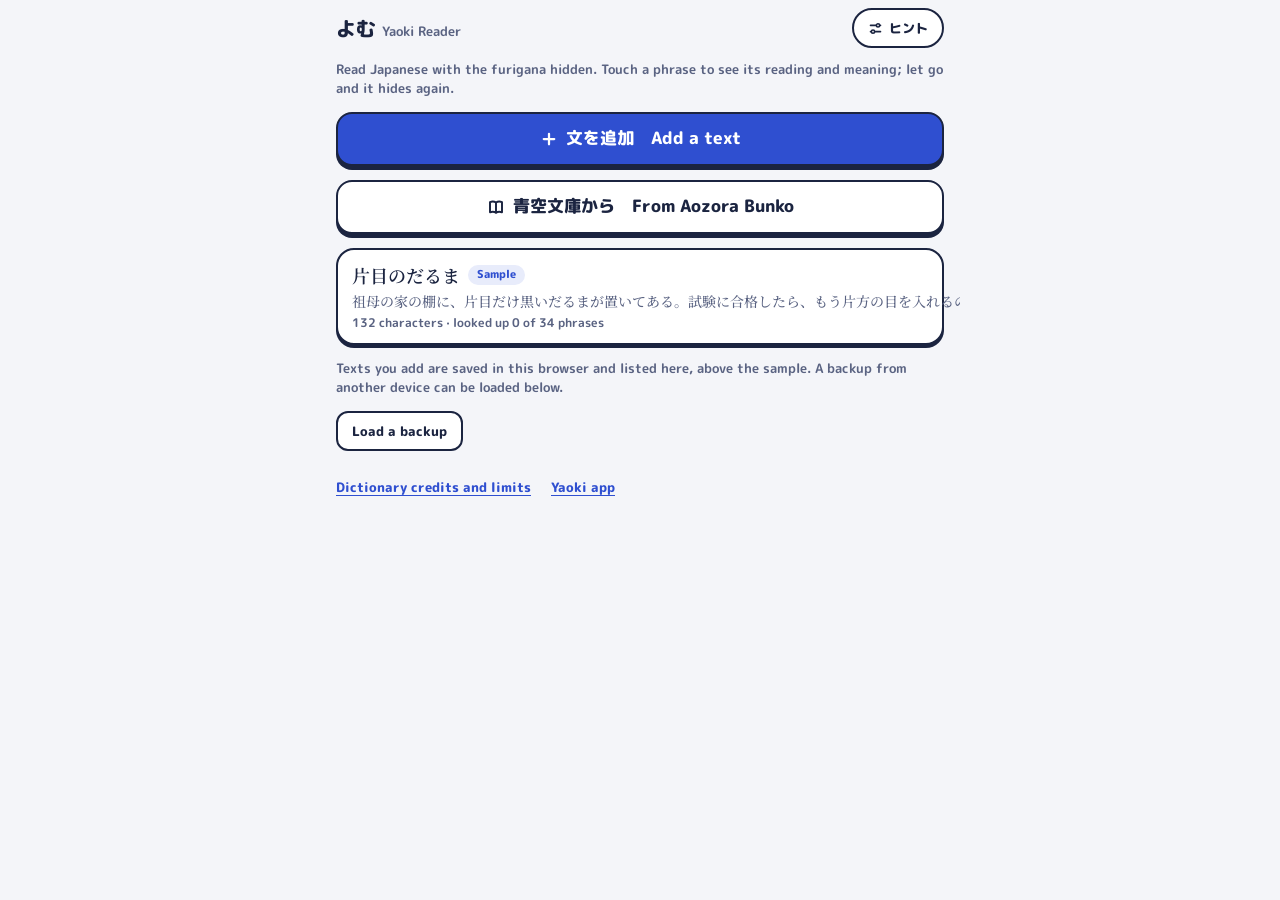
<file: docs/index.html>
<!doctype html>
<html lang="en">
<head>
<meta charset="utf-8">
<meta name="viewport" content="width=device-width, initial-scale=1, viewport-fit=cover">
<title>Yaoki Reader</title>
<meta name="description" content="Read Japanese with the furigana hidden. Touch a phrase to see its reading and meaning.">
<meta name="robots" content="noindex, nofollow">
<meta name="theme-color" content="#F4F5F9">
<meta name="apple-mobile-web-app-title" content="Yaoki Reader">
<meta name="format-detection" content="telephone=no, date=no, address=no, email=no">
<meta name="apple-mobile-web-app-capable" content="yes">
<meta name="mobile-web-app-capable" content="yes">
<meta name="apple-mobile-web-app-status-bar-style" content="default">
<link rel="manifest" href="manifest.webmanifest">
<link rel="apple-touch-icon" href="icons/apple-touch-icon.png">
<link rel="icon" type="image/png" sizes="32x32" href="icons/favicon-32.png">
<style>
/* page base: what the reader assumed from the page it first ran in */
:root { color-scheme: light; box-sizing: border-box; padding-top: env(safe-area-inset-top, 0px); padding-bottom: env(safe-area-inset-bottom, 0px); }
body { margin: 0; padding: 0; }
img { max-width: 100%; }
[hidden]:not([hidden=until-found i]) { display: none !important; }
</style>
<link rel="stylesheet" href="https://fonts.googleapis.com/css2?family=M+PLUS+Rounded+1c:wght@500;700;800&family=Noto+Serif+JP:wght@400;500;600&family=Klee+One:wght@400;600&display=swap">
<style>
/* Layout: a one-screen app in a single column (max 640px). Library, add form and reader are views of that column;
   the reader text scrolls inside it and the reveal card floats just above the finger. Look: Yaoki stamp-card stationery. */
:root {
  --ground: #F4F5F9; --card: #FFFFFF; --ink: #1B2440; --muted: #5A6382;
  --line: #DDE1EC; --line-strong: #C9D0E3; --outline: #1B2440; --hard: #1B2440;
  --accent: #2F4FD0; --accent-ink: #2F4FD0; --accent-soft: #E8ECFB; --on-accent: #FFFFFF;
  --mark: #FFE9B0; --note: #FFF4D6; --stamp: #C7361E; --scrim: rgba(27, 36, 64, 0.45);
  --ui: 'M PLUS Rounded 1c', 'Hiragino Maru Gothic ProN', 'Yu Gothic', system-ui, sans-serif;
  /* Japanese text is set in a print (明朝) face by default, the forms used in books and documents.
     The textbook face (Klee One) draws a few kanji the handwritten way (令, 鈴), so it is a choice, not the default. */
  --jp-print: 'Noto Serif JP', 'Hiragino Mincho ProN', 'Yu Mincho', serif;
  --jp-hand: 'Klee One', 'Hiragino Mincho ProN', 'Yu Mincho', serif;
  --jp: var(--jp-print);
  --jp-w: 500;
  --read: 19px;
}
@media (prefers-color-scheme: dark) {
  :root:not([data-theme="light"]) {
    --ground: #12172A; --card: #1C233B; --ink: #E8EBF6; --muted: #A6AECA;
    --line: #2C3554; --line-strong: #3B466C; --outline: #7B86B4; --hard: #05070F;
    --accent: #4560E0; --accent-ink: #A9B8FF; --accent-soft: #262F58; --on-accent: #FFFFFF;
    --mark: #5E4B10; --note: #37301A; --stamp: #FF8D76; --scrim: rgba(3, 5, 12, 0.6);
    color-scheme: dark;
  }
}
:root[data-theme="dark"] {
  --ground: #12172A; --card: #1C233B; --ink: #E8EBF6; --muted: #A6AECA;
  --line: #2C3554; --line-strong: #3B466C; --outline: #7B86B4; --hard: #05070F;
  --accent: #4560E0; --accent-ink: #A9B8FF; --accent-soft: #262F58; --on-accent: #FFFFFF;
  --mark: #5E4B10; --note: #37301A; --stamp: #FF8D76; --scrim: rgba(3, 5, 12, 0.6);
  color-scheme: dark;
}
body.face-hand { --jp: var(--jp-hand); --jp-w: 600; }
html, body { height: 100%; }
body { background: var(--ground); color: var(--ink); font-family: var(--ui); font-size: 15px; line-height: 1.45; font-weight: 500; -webkit-text-size-adjust: 100%; }
button, input, textarea { font: inherit; color: inherit; }
button { cursor: pointer; }
:focus-visible { outline: 3px solid var(--accent-ink); outline-offset: 2px; }
#app { height: 100%; max-width: 640px; margin: 0 auto; display: flex; flex-direction: column; min-width: 0; }
.view { flex: 1; min-height: 0; display: flex; flex-direction: column; }
.bar { flex-shrink: 0; display: flex; align-items: center; gap: 8px; min-height: 56px; padding-inline: 16px; }
.scroll { flex: 1; min-height: 0; overflow-y: auto; padding: 4px 16px 28px; display: flex; flex-direction: column; gap: 14px; }
.brand { flex: 1; min-width: 0; font-size: 20px; font-weight: 800; }
.brand small, .ja-en small { font-size: 13px; font-weight: 700; color: var(--muted); }
.bar-title { flex: 1; min-width: 0; font-family: var(--jp); font-size: 17px; font-weight: 600; white-space: nowrap; overflow: hidden; text-overflow: ellipsis; }
.icon-btn { flex-shrink: 0; width: 44px; height: 44px; padding: 0; border: 0; border-radius: 12px; background: none; display: flex; align-items: center; justify-content: center; }
.icon-btn.lead { margin-left: -10px; }
.pill { flex-shrink: 0; height: 40px; padding: 0 14px; border-radius: 20px; background: var(--card); border: 2px solid var(--outline); font-size: 13px; font-weight: 800; display: flex; align-items: center; gap: 6px; }
.btn { width: 100%; min-height: 54px; padding: 8px 16px; border-radius: 16px; border: 2px solid var(--outline); background: var(--accent); color: var(--on-accent); box-shadow: 0 4px 0 var(--hard); font-size: 17px; font-weight: 800; display: flex; align-items: center; justify-content: center; gap: 8px; }
.btn:active { transform: translateY(3px); box-shadow: 0 1px 0 var(--hard); }
.btn.quiet { background: var(--card); color: var(--ink); }
.btn[disabled] { background: var(--line); color: var(--muted); border-color: var(--line-strong); box-shadow: none; cursor: default; transform: none; }
.hint { font-size: 13px; color: var(--muted); font-weight: 700; }
.tag { flex-shrink: 0; padding: 2px 9px; border-radius: 10px; background: var(--accent-soft); color: var(--accent-ink); font-family: var(--ui); font-size: 11px; font-weight: 800; }

/* library */
#texts, .works { list-style: none; margin: 0; padding: 0; display: flex; flex-direction: column; gap: 12px; }
#texts li, .works li { display: flex; align-items: center; gap: 6px; min-width: 0; }
.text-card { flex: 1; min-width: 0; text-align: left; padding: 12px 14px; border-radius: 18px; background: var(--card); border: 2px solid var(--outline); box-shadow: 0 3px 0 var(--hard); display: flex; flex-direction: column; gap: 3px; }
.text-card:active { transform: translateY(2px); box-shadow: 0 1px 0 var(--hard); }
.tc-top { display: flex; align-items: center; gap: 8px; min-width: 0; }
.tc-title { flex: 1; min-width: 0; font-family: var(--jp); font-size: 18px; font-weight: 600; white-space: nowrap; overflow: hidden; text-overflow: ellipsis; }
.tc-prev { font-family: var(--jp); font-size: 14px; color: var(--muted); white-space: nowrap; overflow: hidden; text-overflow: ellipsis; }
.tc-meta { font-size: 12px; font-weight: 700; color: var(--muted); font-variant-numeric: tabular-nums; }
.confirm { flex: 1; min-width: 0; padding: 12px 14px; border-radius: 18px; border: 2px dashed var(--stamp); display: flex; flex-wrap: wrap; align-items: center; gap: 10px; font-weight: 700; }
.confirm span { flex: 1 1 160px; min-width: 0; }
.mini { min-height: 40px; padding: 0 14px; border-radius: 12px; border: 2px solid var(--outline); background: var(--card); font-size: 13px; font-weight: 800; }
.mini.danger { background: var(--stamp); border-color: var(--stamp); color: var(--ground); }
.empty { padding: 12px 14px; border-radius: 14px; border: 2px dashed var(--line-strong); font-size: 13px; font-weight: 700; color: var(--muted); }
.backup { display: flex; flex-wrap: wrap; gap: 8px; }
.foot-links { display: flex; flex-wrap: wrap; align-items: center; gap: 4px 20px; }
a.linklike { display: inline-flex; align-items: center; }
.linklike { align-self: flex-start; min-height: 44px; padding: 0; border: 0; background: none; color: var(--accent-ink); font-size: 13px; font-weight: 800; text-decoration: underline; text-underline-offset: 3px; }

/* add form */
.field { display: flex; flex-direction: column; gap: 6px; }
.field label { font-size: 13px; font-weight: 800; }
.field input, .field textarea { width: 100%; box-sizing: border-box; padding: 12px 14px; border-radius: 14px; border: 2px solid var(--outline); background: var(--card); font-size: 16px; }
.field textarea { min-height: 220px; resize: vertical; font-family: var(--jp); font-weight: var(--jp-w); line-height: 1.8; }
.field-foot { display: flex; justify-content: space-between; gap: 12px; font-size: 12px; font-weight: 700; color: var(--muted); font-variant-numeric: tabular-nums; }
.field-foot .over { color: var(--stamp); }
.progress { display: flex; flex-direction: column; gap: 8px; }
.track { height: 12px; border-radius: 6px; background: var(--line); overflow: hidden; }
.track i { display: block; width: 0%; height: 100%; border-radius: 0 6px 6px 0; background: var(--accent); transition: width 0.2s; }
.problem { padding: 10px 14px; border-radius: 14px; border: 2px solid var(--stamp); font-size: 13px; font-weight: 700; }

/* reader */
#passage { padding-top: 0.5em; font-family: var(--jp); font-size: var(--read); font-weight: var(--jp-w); line-height: 2.2; line-break: strict; -webkit-user-select: none; user-select: none; -webkit-touch-callout: none; touch-action: pan-y; }
#passage p { margin: 0 0 0.5em; }
#passage p.gap { height: 0.6em; margin: 0; }
.u { white-space: nowrap; }
.ph { -webkit-appearance: none; appearance: none; display: inline-block; max-width: 100%; margin: 0; padding: 0 1px; border: 0; border-bottom: 2px solid transparent; border-radius: 6px 6px 0 0; background: none; font: inherit; line-height: inherit; color: inherit; text-align: left; white-space: normal; vertical-align: baseline; -webkit-tap-highlight-color: transparent; }
.rb { position: relative; }
.rt { position: absolute; left: 50%; bottom: 100%; transform: translateX(-50%); white-space: nowrap; font-family: var(--jp); font-weight: 400; line-height: 1; color: var(--muted); pointer-events: none; -webkit-user-select: none; user-select: none; }
.ph .rt { font-size: 0.5em; margin-bottom: -0.2em; visibility: hidden; }
.ph.seen { border-bottom: 2px dotted var(--accent-ink); }
.ph.on { background: var(--mark); border-bottom: 2px solid var(--outline); }
.ph.on .rt { visibility: visible; }
body.no-furi .ph.on .rt, body.no-furi #lens .rt { visibility: hidden; }
.foot { flex-shrink: 0; display: flex; align-items: center; gap: 10px; padding: 8px 16px; border-top: 2px solid var(--line); }
.foot-label { flex: 1; min-width: 0; font-size: 13px; font-weight: 800; }
.foot-count { font-size: 15px; font-weight: 800; font-variant-numeric: tabular-nums; }
.foot-count small { font-size: 12px; font-weight: 700; color: var(--muted); }
.wait { display: flex; flex-direction: column; gap: 10px; padding: 14px; border-radius: 16px; background: var(--note); font-family: var(--ui); font-size: 13px; font-weight: 700; line-height: 1.45; }

/* reveal card */
#lens { position: fixed; z-index: 30; left: 50%; top: 0; transform: translateX(-50%); width: min(560px, calc(100% - 20px)); box-sizing: border-box; padding: 8px 14px 12px; border-radius: 18px; background: var(--card); border: 2px solid var(--outline); box-shadow: 0 4px 0 var(--hard); pointer-events: none; display: flex; flex-direction: column; gap: 8px; }
.lw { display: flex; flex-wrap: wrap; align-items: flex-start; gap: 10px 14px; padding-top: 4px; }
.lc { display: flex; flex-direction: column; align-items: center; gap: 1px; min-width: 0; }
.lj { font-family: var(--jp); font-size: 26px; font-weight: var(--jp-w); line-height: 46px; }
.lj .rt { font-size: 11px; margin-bottom: -3px; }
.lc.f .lj { color: var(--muted); }
.le { min-height: 15px; max-width: 180px; font-size: 12px; font-weight: 700; line-height: 15px; text-align: center; text-wrap: balance; }
.lg { display: flex; align-items: baseline; gap: 8px; padding: 5px 10px; border-radius: 10px; background: var(--accent-soft); line-height: 22px; }
.lg b { flex-shrink: 0; font-size: 11px; font-weight: 800; color: var(--accent-ink); }
.lg span { flex-shrink: 0; font-family: var(--jp); font-size: 15px; font-weight: 600; }
.lg em { font-style: normal; font-size: 12px; font-weight: 700; line-height: 16px; }
body.no-mean .le { display: none; }
body.no-gram .lg { display: none; }

/* sheets */
.scrim { position: fixed; z-index: 40; inset: 0; width: 100%; height: 100%; padding: 0; border: 0; background: var(--scrim); }
.sheet { position: fixed; z-index: 41; left: 50%; bottom: 0; transform: translateX(-50%); width: min(640px, 100%); max-height: 88%; overflow-y: auto; box-sizing: border-box; padding: 18px 16px calc(22px + env(safe-area-inset-bottom, 0px)); border-radius: 26px 26px 0 0; border-top: 2px solid var(--outline); background: var(--ground); display: flex; flex-direction: column; gap: 10px; }
.sheet h2 { margin: 0; font-size: 18px; font-weight: 800; text-wrap: balance; }
.sheet h2 small { font-size: 13px; font-weight: 700; color: var(--muted); }
.switch { min-height: 66px; padding: 10px 14px; border-radius: 16px; background: var(--card); border: 2px solid var(--outline); display: flex; align-items: center; gap: 12px; text-align: left; }
.switch .txt { flex: 1; min-width: 0; display: flex; flex-direction: column; gap: 2px; }
.switch .nm { font-size: 15px; font-weight: 800; }
.switch .nm small { font-size: 12px; font-weight: 700; color: var(--muted); }
.switch .ds { font-size: 12px; line-height: 1.4; }
.knob { flex-shrink: 0; width: 52px; height: 30px; box-sizing: border-box; padding: 0 2px; border-radius: 15px; border: 2px solid var(--outline); background: var(--line); display: flex; align-items: center; justify-content: flex-start; }
.knob i { width: 20px; height: 20px; box-sizing: border-box; border-radius: 50%; background: #FFFFFF; border: 2px solid var(--outline); }
.switch[aria-checked="true"] .knob { background: var(--accent); justify-content: flex-end; }
.seg { display: flex; gap: 8px; }
.seg button { flex: 1; min-height: 46px; border-radius: 14px; border: 2px solid var(--outline); background: var(--card); font-family: var(--jp); font-weight: 600; }
.seg .face { min-height: 64px; display: flex; align-items: center; justify-content: center; gap: 10px; font-family: var(--ui); font-size: 13px; font-weight: 800; }
.seg .face .fs { font-size: 30px; line-height: 1; }
#face-print .fs { font-family: var(--jp-print); font-weight: 500; }
#face-hand .fs { font-family: var(--jp-hand); font-weight: 600; }
.seg button[aria-pressed="true"] { background: var(--accent-soft); border-color: var(--accent-ink); box-shadow: inset 0 0 0 1px var(--accent-ink); }
.notebox { padding: 10px 14px; border-radius: 16px; background: var(--note); font-size: 12px; line-height: 1.5; }
.notebox b { font-weight: 800; }
.credits { font-size: 12px; line-height: 1.5; color: var(--muted); }
.credits p { margin: 0 0 6px; }
#looked { list-style: none; margin: 0; padding: 0; display: flex; flex-direction: column; }
#looked li { display: flex; flex-wrap: wrap; align-items: baseline; gap: 2px 10px; padding: 9px 2px; border-bottom: 2px solid var(--line); }
#looked .w { font-family: var(--jp); font-size: 18px; font-weight: 600; }
#looked .r { font-size: 12px; font-weight: 700; color: var(--muted); }
#looked .g { flex: 1 1 100%; font-size: 13px; }
#toast { position: fixed; z-index: 60; left: 50%; bottom: calc(76px + env(safe-area-inset-bottom, 0px)); transform: translateX(-50%); max-width: calc(100% - 32px); padding: 10px 16px; border-radius: 14px; background: var(--ink); color: var(--ground); font-size: 13px; font-weight: 700; }
/* Aozora Bunko */
.check { display: flex; align-items: center; gap: 10px; min-height: 44px; font-size: 13px; font-weight: 800; }
.check input { width: 22px; height: 22px; margin: 0; accent-color: var(--accent); }
.sub-h { margin: 6px 0 0; font-size: 13px; font-weight: 800; color: var(--muted); }
.tc-by { font-size: 13px; font-weight: 700; color: var(--muted); white-space: nowrap; overflow: hidden; text-overflow: ellipsis; }
.work-h { margin: 0; font-family: var(--jp); font-size: 24px; font-weight: 600; line-height: 1.35; text-wrap: balance; }
.work-h small { display: block; font-size: 15px; color: var(--muted); }
.work-by { font-family: var(--jp); font-size: 15px; font-weight: 600; }
.parts { list-style: none; margin: 0; padding: 0; display: flex; flex-direction: column; }
.parts li { display: flex; align-items: center; gap: 10px; padding: 10px 2px; border-bottom: 2px solid var(--line); }
.parts .pt { flex: 1; min-width: 0; display: flex; flex-direction: column; gap: 2px; }
.parts .pn { font-size: 13px; font-weight: 800; font-variant-numeric: tabular-nums; }
.parts .ps { font-family: var(--jp); font-size: 14px; color: var(--muted); white-space: nowrap; overflow: hidden; text-overflow: ellipsis; }
.parts .mini { flex-shrink: 0; min-width: 72px; }
.mini.done { background: var(--accent-soft); border-color: var(--accent-ink); color: var(--accent-ink); }
.steps { margin: 0; padding-left: 22px; display: flex; flex-direction: column; gap: 10px; font-size: 13px; font-weight: 700; line-height: 1.6; }
.steps .linklike { display: inline; min-height: 0; padding: 4px 0; }
@media (prefers-reduced-motion: reduce) { .track i { transition: none; } .btn:active, .text-card:active { transform: none; } }
</style>
</head>
<body>

<div id="app">

  <section class="view" id="v-lib">
    <header class="bar">
      <div class="brand"><span lang="ja">よむ</span> <small>Yaoki Reader</small></div>
      <button class="pill" id="open-hints-a" type="button" aria-label="Hint settings"><svg width="15" height="15" viewBox="0 0 24 24" fill="none" stroke="currentColor" stroke-width="2.6" stroke-linecap="round" aria-hidden="true"><path d="M4 7h9M19 7h1M4 17h1M11 17h9"/><circle cx="16" cy="7" r="2.6"/><circle cx="8" cy="17" r="2.6"/></svg><span lang="ja">ヒント</span></button>
    </header>
    <div class="scroll">
      <p class="hint" style="margin:0">Read Japanese with the furigana hidden. Touch a phrase to see its reading and meaning; let go and it hides again.</p>
      <button class="btn" id="go-add" type="button"><svg width="18" height="18" viewBox="0 0 24 24" fill="none" stroke="currentColor" stroke-width="3" stroke-linecap="round" aria-hidden="true"><path d="M12 5v14M5 12h14"/></svg><span><span lang="ja">文を追加</span>　Add a text</span></button>
      <button class="btn quiet" id="go-aoz" type="button"><svg width="18" height="18" viewBox="0 0 24 24" fill="none" stroke="currentColor" stroke-width="2.6" stroke-linecap="round" stroke-linejoin="round" aria-hidden="true"><path d="M4 5.5C6.5 4.5 9.5 4.5 12 6c2.5-1.5 5.5-1.5 8-.5V19c-2.5-1-5.5-1-8 .5-2.5-1.5-5.5-1.5-8-.5z"/><path d="M12 6v13.5"/></svg><span><span lang="ja">青空文庫から</span>　From Aozora Bunko</span></button>
      <ul id="texts"></ul>
      <div id="lib-state" class="hint"></div>
      <div class="backup">
        <button class="mini" id="export-lib" type="button">Save a backup</button>
        <button class="mini" id="import-lib" type="button">Load a backup</button>
        <input type="file" id="import-file" accept="application/json,.json" hidden>
      </div>
      <div class="foot-links">
        <button class="linklike" id="open-credits" type="button">Dictionary credits and limits</button>
        <a class="linklike" href="https://jorycook.github.io/Yaoki/">Yaoki app</a>
      </div>
    </div>
  </section>

  <section class="view" id="v-add" hidden>
    <header class="bar">
      <button class="icon-btn lead" id="add-back" type="button" aria-label="Back to your texts"><svg width="22" height="22" viewBox="0 0 24 24" fill="none" stroke="currentColor" stroke-width="2.6" stroke-linecap="round" stroke-linejoin="round" aria-hidden="true"><path d="M15 5l-7 7 7 7"/></svg></button>
      <div class="brand" style="font-size:17px"><span lang="ja">文を追加</span> <small>Add a text</small></div>
    </header>
    <form class="scroll" id="add-form" novalidate>
      <div class="field">
        <label for="add-title">Title <span class="hint">(optional)</span></label>
        <input id="add-title" type="text" maxlength="60" autocomplete="off" lang="ja">
      </div>
      <div class="field">
        <label for="add-text">Japanese text</label>
        <textarea id="add-text" lang="ja" placeholder="ここに文章を貼り付けてください。"></textarea>
        <div class="field-foot"><span>Paste or type. Line breaks are kept.</span><span id="add-count">0 / 30,000</span></div>
      </div>
      <div class="problem" id="add-problem" role="alert" hidden></div>
      <div class="progress" id="add-progress" hidden>
        <div class="track"><i id="add-bar"></i></div>
        <div class="hint" id="add-status" role="status"></div>
      </div>
      <button class="btn" id="add-go" type="submit"><span><span lang="ja">読む</span>　Read it</span></button>
      <p class="hint" style="margin:0">Readings and meanings are added automatically on your device. They are sometimes wrong, mostly for names and words with more than one reading.</p>
      <button class="linklike" id="add-to-aoz" type="button">Or find a story or novel on Aozora Bunko</button>
    </form>
  </section>

  <section class="view" id="v-aoz" hidden>
    <header class="bar">
      <button class="icon-btn lead" id="aoz-back" type="button" aria-label="Back"><svg width="22" height="22" viewBox="0 0 24 24" fill="none" stroke="currentColor" stroke-width="2.6" stroke-linecap="round" stroke-linejoin="round" aria-hidden="true"><path d="M15 5l-7 7 7 7"/></svg></button>
      <div class="brand" style="font-size:17px"><span lang="ja">青空文庫</span> <small>Aozora Bunko</small></div>
    </header>
    <div class="scroll" id="aoz-scroll">
      <div id="aoz-find" style="display:contents">
        <p class="hint" style="margin:0">Aozora Bunko is a free library of Japanese writing that is out of copyright: stories, novels, essays and poems. Find a work by its title or author, in Japanese or in roman letters, or paste the address of its Aozora Bunko page.</p>
        <form class="field" id="aoz-form" role="search" novalidate>
          <label for="aoz-q">Title or author</label>
          <input id="aoz-q" type="search" lang="ja" autocomplete="off" enterkeyhint="search" placeholder="蜘蛛の糸、宮沢賢治、soseki">
        </form>
        <label class="check"><input type="checkbox" id="aoz-modern" checked><span>Modern spelling only <span lang="ja">新字新仮名</span></span></label>
        <div class="hint" id="aoz-state" role="status"></div>
        <ul class="works" id="aoz-results"></ul>
        <div class="notebox"><b>Downloaded a work from Aozora Bunko?</b> Load its .zip or .txt file here and it is read the same way.
          <div><button class="linklike" id="aoz-file-btn" type="button">Load an Aozora Bunko file</button></div>
        </div>
      </div>
      <div id="aoz-work" style="display:contents" hidden></div>
    </div>
    <input type="file" id="aoz-file" accept=".zip,.txt,application/zip,text/plain" hidden>
  </section>

  <section class="view" id="v-read" hidden>
    <header class="bar">
      <button class="icon-btn lead" id="read-back" type="button" aria-label="Back to your texts"><svg width="22" height="22" viewBox="0 0 24 24" fill="none" stroke="currentColor" stroke-width="2.6" stroke-linecap="round" stroke-linejoin="round" aria-hidden="true"><path d="M15 5l-7 7 7 7"/></svg></button>
      <div class="bar-title" id="read-title" lang="ja"></div>
      <button class="pill" id="open-hints-b" type="button" aria-label="Hint settings"><svg width="15" height="15" viewBox="0 0 24 24" fill="none" stroke="currentColor" stroke-width="2.6" stroke-linecap="round" aria-hidden="true"><path d="M4 7h9M19 7h1M4 17h1M11 17h9"/><circle cx="16" cy="7" r="2.6"/><circle cx="8" cy="17" r="2.6"/></svg><span lang="ja">ヒント</span></button>
    </header>
    <div class="scroll" id="read-scroll">
      <div id="passage" lang="ja"></div>
    </div>
    <footer class="foot">
      <div class="foot-label"><span lang="ja">のぞいた語句</span> <small class="hint">Looked up</small></div>
      <div class="foot-count" id="read-count" aria-live="off">0 <small>/ 0</small></div>
      <button class="pill" id="open-list" type="button"><span lang="ja">一覧</span> List</button>
    </footer>
  </section>

</div>

<div id="lens" hidden aria-live="polite"></div>

<button class="scrim" id="scrim" type="button" aria-label="Close" hidden></button>

<div class="sheet" id="sheet-hints" role="dialog" aria-labelledby="hints-h" hidden>
  <h2 id="hints-h"><span lang="ja">触れたときに出すもの</span> <small>What a touch shows</small></h2>
  <button class="switch" type="button" role="switch" id="sw-furi" aria-checked="true"><span class="txt"><span class="nm"><span lang="ja">ふりがな</span> <small>Furigana</small></span><span class="ds">Readings above the kanji, in the text and in the card.</span></span><span class="knob" aria-hidden="true"><i></i></span></button>
  <button class="switch" type="button" role="switch" id="sw-mean" aria-checked="true"><span class="txt"><span class="nm"><span lang="ja">語の意味</span> <small>Word meanings</small></span><span class="ds">English under each word. Particles are left untranslated.</span></span><span class="knob" aria-hidden="true"><i></i></span></button>
  <button class="switch" type="button" role="switch" id="sw-gram" aria-checked="true"><span class="txt"><span class="nm"><span lang="ja">文法メモ</span> <small>Grammar note</small></span><span class="ds">The pattern inside the phrase, such as 〜ながら.</span></span><span class="knob" aria-hidden="true"><i></i></span></button>
  <div class="field">
    <label id="size-l"><span lang="ja">文字の大きさ</span> <span class="hint">Text size</span></label>
    <div class="seg" role="group" aria-labelledby="size-l">
      <button type="button" id="size-0" aria-pressed="false" style="font-size:15px" aria-label="Small text">あ</button>
      <button type="button" id="size-1" aria-pressed="true" style="font-size:19px" aria-label="Medium text">あ</button>
      <button type="button" id="size-2" aria-pressed="false" style="font-size:23px" aria-label="Large text">あ</button>
    </div>
  </div>
  <div class="field">
    <label id="face-l"><span lang="ja">書体</span> <span class="hint">Typeface</span></label>
    <div class="seg" role="group" aria-labelledby="face-l">
      <button type="button" class="face" id="face-print" aria-pressed="true"><span class="fs" lang="ja" aria-hidden="true">令</span><span><span lang="ja">明朝</span><br>Print</span></button>
      <button type="button" class="face" id="face-hand" aria-pressed="false"><span class="fs" lang="ja" aria-hidden="true">令</span><span><span lang="ja">教科書体</span><br>Textbook</span></button>
    </div>
    <p class="hint" style="margin:0">Print matches books and documents. Textbook draws kanji the way you write them by hand, so a few look different, such as the 令 above.</p>
  </div>
  <div class="notebox"><b lang="ja">文の訳は出ません。</b> A touch never shows a whole-sentence translation. You get the pieces and put the sentence together yourself.</div>
  <button class="btn" type="button" data-close><span><span lang="ja">とじる</span>　Close</span></button>
</div>

<div class="sheet" id="sheet-list" role="dialog" aria-labelledby="list-h" hidden>
  <h2 id="list-h"><span lang="ja">のぞいた語句</span> <small>Looked up in this text</small></h2>
  <ul id="looked"></ul>
  <div class="empty" id="looked-empty" hidden>Nothing yet. Touch a phrase in the text and its main word is listed here.</div>
  <button class="btn quiet" type="button" id="clear-list">Clear this list</button>
  <button class="btn" type="button" data-close><span><span lang="ja">とじる</span>　Close</span></button>
</div>

<div class="sheet" id="sheet-credits" role="dialog" aria-labelledby="credits-h" hidden>
  <h2 id="credits-h">Dictionary credits and limits</h2>
  <div class="credits">
    <p><b>Word meanings</b> come from JMdict (2020 edition, with the words and spellings added up to the 2026 edition), the property of the Electronic Dictionary Research and Development Group, used in conformance with the Group's licence (Creative Commons Attribution-ShareAlike). The shortened word list this page loads is derived from it and is offered under the same licence. A kanji no word explains shows its own meaning, from KANJIDIC2 (the same Group, same licence), marked “(kanji)”.</p>
    <p><b>Word splitting and readings</b> use kuromoji.js (Apache-2.0) with the IPA dictionary from the mecab-ipadic project. That dictionary predates 2019, so for words it only knows in pieces (令和, 一本, 八日) the reading is taken from JMdict instead.</p>
    <p><b>Typefaces:</b> Noto Serif JP (print) and Klee One (textbook), both under the SIL Open Font License.</p>
    <p><b>Names.</b> A name the dictionary does not have is shown with its reading in roman letters and “(probably a name)”, or “(foreign name or word)” in katakana. In works from Aozora Bunko the author's own furigana give the reading of names and rare words, and of words with several readings.</p>
    <p><b>Limits.</b> Everything is worked out by rule on your device, with no person checking it. Readings can be wrong where a word has several (降る and 降りる, 今日, names without furigana). Meanings show the first common sense of a word, which is not always the one the sentence uses. Grammar notes cover about ninety common patterns. Older spelling (旧仮名遣い: ゐる, 思ふ, 帰つて) is mostly understood, but less well than modern spelling.</p>
    <p><b>Aozora Bunko</b> (青空文庫, aozora.gr.jp) is a library of Japanese works whose copyright has ended, typed in and checked by volunteers. The list of works this page searches is made from Aozora Bunko's own index and holds only works out of copyright. The texts are fetched from aozorahack's copy of Aozora Bunko's files on GitHub, since Aozora Bunko's own site cannot be read by other pages; works added or corrected since that copy was last updated can be loaded from the file Aozora Bunko offers for download. Ruby (furigana) and notes in Aozora's text format are taken out, so the readings you see are this page's own.</p>
    <p><b>Your texts.</b> Text you add is saved so you can come back to it. Only add text you are free to keep a copy of.</p>
    <p>Full licence texts: <a href="licenses.txt">licenses.txt</a>.</p>
  </div>
  <button class="btn" type="button" data-close><span><span lang="ja">とじる</span>　Close</span></button>
</div>

<div id="toast" role="status" hidden></div>

<script src="aozora/aozora.js"></script>
<script>
(function () {
'use strict';

var AV = 6;            /* analysis version the engine produces */
var MAX = 30000;       /* characters per text */
var SAMPLE = { id: 'sample', sample: true, title: '片目のだるま', created: 0,
  text: '祖母の家の棚に、片目だけ黒いだるまが置いてある。試験に合格したら、もう片方の目を入れるのだと祖母は言った。私は毎晩そのだるまを見ながら、辞書を引かずに本を読む練習を続けている。分からない言葉は、前後の文から意味を考えるようにしたら、少しずつ読めるようになってきた。' };
var SAMPLE_AN = {"v":6,"paras":[[{"w":[{"s":[["祖母","そぼ"]],"e":"grandmother"},{"s":[["の",""]],"f":1}],"d":["祖母","そぼ","grandmother"]},{"w":[{"s":[["家","いえ"]],"e":"house, residence"},{"s":[["の",""]],"f":1}],"d":["家","いえ","house, residence"]},{"w":[{"s":[["棚","たな"]],"e":"shelf, ledge"},{"s":[["に",""]],"f":1}],"t":"、","d":["棚","たな","shelf, ledge"]},{"w":[{"s":[["片目","かため"]],"e":"one eye, one of one's eyes"},{"s":[["だけ",""]],"f":1}],"g":[["〜だけ","only; just"]],"d":["片目","かため","one eye, one of one's eyes"]},{"w":[{"s":[["黒","くろ"],["い",""]],"e":"black"}],"d":["黒い","くろい","black"]},{"w":[{"s":[["だるま",""]],"e":"daruma, tumbling doll"},{"s":[["が",""]],"f":1}],"d":["だるま","","daruma, tumbling doll"]},{"w":[{"s":[["置","お"],["いてある",""]],"e":"to put, to place"}],"g":[["〜てある","has been done and stays so"]],"t":"。","d":["置く","おく","to put, to place"]},{"w":[{"s":[["試験","しけん"]],"e":"examination, exam"},{"s":[["に",""]],"f":1}],"d":["試験","しけん","examination, exam"]},{"w":[{"s":[["合格","ごうかく"],["したら",""]],"e":"success, passing (e.g. exam)"}],"g":[["〜たら","when; if; once"]],"t":"、","d":["合格","ごうかく","success, passing (e.g. exam)"]},{"w":[{"s":[["もう",""]],"e":"already; (no) more; one more; soon"}],"d":["もう","","already; (no) more; one more; soon"]},{"w":[{"s":[["片方","かたほう"]],"e":"one side, one party"},{"s":[["の",""]],"f":1}],"d":["片方","かたほう","one side, one party"]},{"w":[{"s":[["目","め"]],"e":"eye, eyeball"},{"s":[["を",""]],"f":1}],"d":["目","め","eye, eyeball"]},{"w":[{"s":[["入","い"],["れる",""]],"e":"to put in, to let in"},{"s":[["のだ",""]],"f":1},{"s":[["と",""]],"f":1}],"g":[["〜のだ","explains or stresses the situation"]],"d":["入れる","いれる","to put in, to let in"]},{"w":[{"s":[["祖母","そぼ"]],"e":"grandmother"},{"s":[["は",""]],"f":1}],"d":["祖母","そぼ","grandmother"]},{"w":[{"s":[["言","い"],["った",""]],"e":"to say, to utter"}],"t":"。","d":["言う","いう","to say, to utter"]},{"w":[{"s":[["私","わたし"]],"e":"I, me"},{"s":[["は",""]],"f":1}],"d":["私","わたし","I, me"]},{"w":[{"s":[["毎晩","まいばん"]],"e":"every night"}],"d":["毎晩","まいばん","every night"]},{"w":[{"s":[["その",""]],"e":"that, the"},{"s":[["だるま",""]],"e":"daruma, tumbling doll"},{"s":[["を",""]],"f":1}],"d":["だるま","","daruma, tumbling doll"]},{"w":[{"s":[["見","み"],["ながら",""]],"e":"to see, to look"}],"g":[["〜ながら","while doing"]],"t":"、","d":["見る","みる","to see, to look"]},{"w":[{"s":[["辞書","じしょ"],["を",""],["引","ひ"],["かず",""]],"e":"to consult a dictionary"},{"s":[["に",""]],"f":1}],"g":[["〜ずに","without doing"]],"d":["辞書を引く","じしょをひく","to consult a dictionary"]},{"w":[{"s":[["本","ほん"]],"e":"book, volume"},{"s":[["を",""]],"f":1}],"d":["本","ほん","book, volume"]},{"w":[{"s":[["読","よ"],["む",""]],"e":"to read"}],"d":["読む","よむ","to read"]},{"w":[{"s":[["練習","れんしゅう"]],"e":"practice, training"},{"s":[["を",""]],"f":1}],"d":["練習","れんしゅう","practice, training"]},{"w":[{"s":[["続","つづ"],["けている",""]],"e":"to continue, to keep up"}],"g":[["〜ている","is doing; ongoing state"]],"t":"。","d":["続ける","つづける","to continue, to keep up"]},{"w":[{"s":[["分","わ"],["からない",""]],"e":"to understand, to comprehend"}],"g":[["〜ない","not"]],"d":["分かる","わかる","to understand, to comprehend"]},{"w":[{"s":[["言葉","ことば"]],"e":"language, dialect"},{"s":[["は",""]],"f":1}],"t":"、","d":["言葉","ことば","language, dialect"]},{"w":[{"s":[["前後","ぜんご"]],"e":"front and rear, front and back"},{"s":[["の",""]],"f":1}],"d":["前後","ぜんご","front and rear, front and back"]},{"w":[{"s":[["文","ぶん"]],"e":"sentence"},{"s":[["から",""]],"f":1}],"d":["文","ぶん","sentence"]},{"w":[{"s":[["意味","いみ"]],"e":"meaning, significance"},{"s":[["を",""]],"f":1}],"d":["意味","いみ","meaning, significance"]},{"w":[{"s":[["考","かんが"],["える",""]],"e":"to think (about, of)"},{"s":[["よう",""]],"e":"like; seems; way"},{"s":[["に",""]],"f":1}],"g":[["〜ようにする","make a point of doing"]],"d":["考える","かんがえる","to think (about, of)"]},{"w":[{"s":[["したら",""]],"e":"to do, to carry out"}],"g":[["〜たら","when; if; once"]],"t":"、","d":["する","","to do, to carry out"]},{"w":[{"s":[["少","すこ"],["し",""]],"e":"small quantity, little"},{"s":[["ずつ",""]],"f":1}],"d":["少し","すこし","small quantity, little"]},{"w":[{"s":[["読","よ"],["める",""]],"e":"to be able to read, to be legible"},{"s":[["よう",""]],"e":"like; seems; way"},{"s":[["に",""]],"f":1}],"g":[["〜ようになる","come to; reach the point where"]],"d":["読める","よめる","to be able to read, to be legible"]},{"w":[{"s":[["なってきた",""]],"e":"to become, to get"}],"g":[["〜てくる","come to; has been doing up to now"]],"t":"。","d":["なる","","to become, to get"]}]]};

function $(id) { return document.getElementById(id); }
function el(tag, cls, text) {
  var n = document.createElement(tag);
  if (cls) n.className = cls;
  if (text != null) n.textContent = text;
  return n;
}
var LS = {
  get: function (k, d) { try { var v = localStorage.getItem(k); return v ? JSON.parse(v) : d; } catch (e) { return d; } },
  set: function (k, v) { try { localStorage.setItem(k, JSON.stringify(v)); return true; } catch (e) { return false; } },
};
function num(n) { return String(n).replace(/\B(?=(\d{3})+(?!\d))/g, ','); }

var S = {
  mode: 'pending', db: null, texts: [], cur: null, chunks: [], seen: [], held: -1,
  settings: Object.assign({ furi: true, mean: true, gram: true, size: 1, face: 'print' }, LS.get('yomu.settings', {})),
  confirmId: null,
};

/* ---------- toast ---------- */
var toastTimer = 0;
function toast(msg) {
  var t = $('toast');
  t.textContent = msg; t.hidden = false;
  clearTimeout(toastTimer);
  toastTimer = setTimeout(function () { t.hidden = true; }, 4200);
}

/* ---------- settings ---------- */
function applySettings() {
  var s = S.settings, b = document.body.classList;
  b.toggle('no-furi', !s.furi); b.toggle('no-mean', !s.mean); b.toggle('no-gram', !s.gram);
  document.documentElement.style.setProperty('--read', [17, 19, 22][s.size] + 'px');
  $('sw-furi').setAttribute('aria-checked', String(!!s.furi));
  $('sw-mean').setAttribute('aria-checked', String(!!s.mean));
  $('sw-gram').setAttribute('aria-checked', String(!!s.gram));
  [0, 1, 2].forEach(function (i) { $('size-' + i).setAttribute('aria-pressed', String(s.size === i)); });
  b.toggle('face-hand', s.face === 'hand');
  $('face-print').setAttribute('aria-pressed', String(s.face !== 'hand'));
  $('face-hand').setAttribute('aria-pressed', String(s.face === 'hand'));
}
function setSetting(k, v) { S.settings[k] = v; LS.set('yomu.settings', S.settings); applySettings(); }

/* ---------- analysis cache (this browser) ---------- */
var AN = {
  mem: new Map(), dbp: null,
  open: function () {
    if (this.dbp) return this.dbp;
    this.dbp = new Promise(function (res) {
      try {
        var r = indexedDB.open('yomu-reader', 1);
        r.onupgradeneeded = function () { r.result.createObjectStore('an'); };
        r.onsuccess = function () { res(r.result); };
        r.onerror = function () { res(null); };
        r.onblocked = function () { res(null); };
      } catch (e) { res(null); }
    });
    return this.dbp;
  },
  get: function (id) {
    var self = this;
    if (this.mem.has(id)) return Promise.resolve(this.mem.get(id));
    return this.open().then(function (d) {
      if (!d) return null;
      return new Promise(function (res) {
        try {
          var q = d.transaction('an').objectStore('an').get(id);
          q.onsuccess = function () { if (q.result) self.mem.set(id, q.result); res(q.result || null); };
          q.onerror = function () { res(null); };
        } catch (e) { res(null); }
      });
    });
  },
  put: function (id, an) {
    this.mem.set(id, an);
    return this.open().then(function (d) { try { if (d) d.transaction('an', 'readwrite').objectStore('an').put(an, id); } catch (e) {} });
  },
  del: function (id) {
    this.mem.delete(id);
    return this.open().then(function (d) { try { if (d) d.transaction('an', 'readwrite').objectStore('an').delete(id); } catch (e) {} });
  },
};

/* ---------- engine (worker, with a same-thread fallback) ---------- */
var ENG = {
  ready: null, worker: null, direct: null, jobs: new Map(), seq: 0, onProgress: null,
  progress: function (d, t) { if (this.onProgress) this.onProgress(d, t); },
  start: function () {
    var self = this;
    if (this.ready) return this.ready;
    this.ready = new Promise(function (resolve, reject) {
      function sameThread() {
        var files = ['engine/kuromoji.js', 'engine/analyzer.js', 'engine/boot.js'];
        files.reduce(function (p, src) {
          return p.then(function () {
            return new Promise(function (ok, bad) {
              var s = document.createElement('script');
              s.src = src; s.onload = ok; s.onerror = function () { bad(new Error('could not load ' + src)); };
              document.head.appendChild(s);
            });
          });
        }, Promise.resolve()).then(function () {
          return window.YomuBoot('engine/', function (d, t) { self.progress(d, t); });
        }).then(function (e) { self.direct = e; resolve(); }).catch(reject);
      }
      var w, settled = false;
      try { w = new Worker('engine/worker.js'); } catch (e) { sameThread(); return; }
      w.onmessage = function (ev) {
        var m = ev.data || {};
        if (m.type === 'progress') self.progress(m.done, m.total);
        else if (m.type === 'ready') { settled = true; self.worker = w; resolve(); }
        else if (m.type === 'error') { if (!settled) { settled = true; try { w.terminate(); } catch (e) {} reject(new Error(m.message)); } }
        else if (m.type === 'result' || m.type === 'fail') {
          var j = self.jobs.get(m.id);
          if (!j) return;
          self.jobs.delete(m.id);
          if (m.type === 'result') j.resolve(m.analysis); else j.reject(new Error(m.message));
        }
      };
      w.onerror = function () { if (!settled) { settled = true; try { w.terminate(); } catch (e) {} sameThread(); } };
      w.postMessage({ type: 'init' });
    });
    this.ready.catch(function () { self.ready = null; });
    return this.ready;
  },
  /* ruby: the text's own furigana as [start, length, reading] (texts from Aozora Bunko), or nothing */
  analyze: function (text, ruby) {
    var self = this;
    return this.start().then(function () {
      if (self.direct) return self.direct.analyze(text, ruby || []);
      return new Promise(function (resolve, reject) {
        var id = ++self.seq;
        self.jobs.set(id, { resolve: resolve, reject: reject });
        self.worker.postMessage({ type: 'analyze', id: id, text: text, ruby: ruby || [] });
      });
    });
  },
};
function countPhrases(an) {
  var n = 0;
  an.paras.forEach(function (p) { p.forEach(function (c) { if (c.w) n++; }); });
  return n;
}
function progressText(d, t) {
  return d < t ? 'Loading the dictionary: part ' + d + ' of ' + t + '. It is about 40 MB the first time; after that it is kept on this device.' : 'Reading your text.';
}

/* ---------- saved texts ---------- */
function initStore() {
  var use = window.claude && window.claude.use ? window.claude.use('db') : Promise.resolve(null);
  return Promise.resolve(use).catch(function () { return null; }).then(function (db) {
    if (!db) return null;
    return db.collection('texts').orderBy('created', 'desc').limit(200).get().then(function (snap) {
      S.db = db; S.mode = 'db';
      S.texts = snap.docs.map(function (d) {
        var x = d.data() || {};
        return { id: d.id, title: x.title || '', by: x.by || '', text: x.text || '', ruby: x.ruby || '', created: x.created || 0, seen: (x.seen || []).slice(), n: x.n || 0, av: x.av || 0 };
      });
      return true;
    }).catch(function () { return null; });
  }).then(function (ok) {
    if (!ok) { S.mode = 'local'; S.texts = LS.get('yomu.texts', []); }
    renderLibrary();
  });
}
function saveLocal() { return LS.set('yomu.texts', S.texts.filter(function (t) { return !t.temp; })); }
function createText(t) {
  if (S.mode === 'db') {
    var ref = S.db.collection('texts').doc();
    return ref.set({ title: t.title, by: t.by || '', text: t.text, ruby: t.ruby || '', created: t.created, seen: (t.seen || []).slice(), n: t.n, av: t.av }).then(function () { t.id = ref.id; });
  }
  t.id = 't' + Date.now().toString(36) + Math.random().toString(36).slice(2, 6);
  S.texts.unshift(t);
  var ok = saveLocal();
  S.texts.shift();
  return ok ? Promise.resolve() : Promise.reject(new Error('this browser would not store it'));
}
var seenTimer = 0;
function persistSeen(t) {
  if (t.sample) { LS.set('yomu.sample.seen', t.seen); return; }
  if (t.temp) return;
  if (S.mode === 'db') {
    S.db.collection('texts').doc(t.id).update({ seen: t.seen.slice(), n: t.n, av: t.av }).catch(function () {});
  } else saveLocal();
}
function queueSeen() {
  var t = S.cur;
  clearTimeout(seenTimer);
  seenTimer = setTimeout(function () { persistSeen(t); }, 1500);
}
function removeText(t) {
  var p = S.mode === 'db' ? S.db.collection('texts').doc(t.id).delete() : Promise.resolve();
  return p.then(function () {
    S.texts = S.texts.filter(function (x) { return x !== t; });
    if (S.mode !== 'db') saveLocal();
    AN.del(t.id);
  });
}

/* ---------- views ---------- */
function show(view) {
  ['lib', 'add', 'aoz', 'read'].forEach(function (v) { $('v-' + v).hidden = v !== view; });
  release();
}
function firstLine(text) { return text.replace(/\s+/g, ' ').trim(); }

function renderLibrary() {
  var list = $('texts');
  list.textContent = '';
  var all = S.texts.concat([Object.assign({}, SAMPLE, { seen: LS.get('yomu.sample.seen', []), n: countPhrases(SAMPLE_AN) })]);
  all.forEach(function (t) {
    var li = el('li');
    if (S.confirmId && S.confirmId === t.id) {
      var box = el('div', 'confirm');
      box.appendChild(el('span', null, 'Delete “' + t.title + '” and its looked-up list?'));
      var yes = el('button', 'mini danger', 'Delete'); yes.type = 'button';
      var no = el('button', 'mini', 'Keep'); no.type = 'button';
      yes.addEventListener('click', function () {
        S.confirmId = null;
        removeText(t).then(renderLibrary, function () { toast('Could not delete it. Try again.'); renderLibrary(); });
      });
      no.addEventListener('click', function () { S.confirmId = null; renderLibrary(); });
      box.appendChild(yes); box.appendChild(no);
      li.appendChild(box);
    } else {
      var card = el('button', 'text-card'); card.type = 'button';
      var top = el('span', 'tc-top');
      var title = el('span', 'tc-title', t.title); title.lang = 'ja';
      top.appendChild(title);
      if (t.sample) top.appendChild(el('span', 'tag', 'Sample'));
      card.appendChild(top);
      if (t.by) { var by = el('span', 'tc-by', t.by); by.lang = 'ja'; card.appendChild(by); }
      var prev = el('span', 'tc-prev', firstLine(t.text).slice(0, 60)); prev.lang = 'ja';
      card.appendChild(prev);
      var seen = (t.seen || []).length;
      card.appendChild(el('span', 'tc-meta', num(t.text.length) + ' characters · looked up ' + seen + (t.n ? ' of ' + num(t.n) + ' phrases' : '')));
      card.addEventListener('click', function () { openReader(t.sample ? SAMPLE : t); });
      li.appendChild(card);
      if (!t.sample) {
        var del = el('button', 'icon-btn'); del.type = 'button';
        del.setAttribute('aria-label', 'Delete ' + t.title);
        del.innerHTML = '<svg width="20" height="20" viewBox="0 0 24 24" fill="none" stroke="currentColor" stroke-width="2.2" stroke-linecap="round" stroke-linejoin="round" aria-hidden="true"><path d="M4 7h16M10 11v6M14 11v6M6 7l1 13h10l1-13M9 7V4h6v3"/></svg>';
        del.addEventListener('click', function () { S.confirmId = t.id; renderLibrary(); });
        li.appendChild(del);
      }
    }
    list.appendChild(li);
  });
  var st = $('lib-state');
  if (S.mode === 'pending') st.textContent = 'Looking for your saved texts.';
  else if (S.mode === 'db') st.textContent = S.texts.length ? 'Your texts are saved with this page, so they are here on any device where you open it.' : 'Texts you add are saved with this page and listed here, above the sample.';
  else st.textContent = S.texts.length ? 'Your texts are saved in this browser only. To read them on another device, save a backup here and load it there.' : 'Texts you add are saved in this browser and listed here, above the sample. A backup from another device can be loaded below.';
  $('export-lib').hidden = !S.texts.some(function (t) { return !t.temp; });
}

/* ---------- backups: the whole library as one file, to carry it to another device or browser ---------- */
var BACKUP_APP = 'yaoki-reader';
function exportLibrary() {
  var list = S.texts.filter(function (t) { return !t.temp; }).map(function (t) {
    var o = { title: t.title, by: t.by || '', text: t.text, created: t.created, seen: (t.seen || []).slice(), n: t.n || 0, av: t.av || 0 };
    if (t.ruby) o.ruby = t.ruby;
    return o;
  });
  if (!list.length) { toast('There are no texts of yours to save yet.'); return; }
  var data = { app: BACKUP_APP, version: 1, exported: new Date().toISOString(), texts: list };
  var url = URL.createObjectURL(new Blob([JSON.stringify(data)], { type: 'application/json' }));
  var a = el('a');
  a.href = url;
  a.download = 'yaoki-reader-backup-' + new Date().toISOString().slice(0, 10) + '.json';
  document.body.appendChild(a); a.click(); a.remove();
  setTimeout(function () { URL.revokeObjectURL(url); }, 30000);
  toast('Saved ' + list.length + (list.length === 1 ? ' text' : ' texts') + ' to a file. Load it on another device to read them there.');
}
function cleanEntry(x) {
  if (!x || typeof x.text !== 'string' || !x.text.trim()) return null;
  var text = x.text.slice(0, MAX);
  var title = (typeof x.title === 'string' && x.title.trim() ? x.title.trim() : firstLine(text).slice(0, 16)).slice(0, 60);
  var seen = Array.isArray(x.seen) ? x.seen.filter(function (i) { return typeof i === 'number' && i >= 0 && i % 1 === 0; }) : [];
  var by = typeof x.by === 'string' ? x.by.trim().slice(0, 60) : '';
  /* furigana kept with a text from Aozora Bunko: only spans inside the text */
  var ruby = AZ.rubyToString(AZ.rubyFromString(x.ruby).filter(function (r) { return r[0] + r[1] <= text.length; }));
  return { title: title, by: by, text: text, ruby: ruby, created: typeof x.created === 'number' ? x.created : Date.now(), seen: seen,
    n: typeof x.n === 'number' ? x.n : 0, av: typeof x.av === 'number' ? x.av : 0 };
}
function importLibrary(file) {
  var reader = new FileReader();
  reader.onerror = function () { toast('That file could not be read.'); };
  reader.onload = function () {
    var data;
    try { data = JSON.parse(String(reader.result)); } catch (e) { data = null; }
    if (!data || data.app !== BACKUP_APP || !Array.isArray(data.texts)) { toast('That is not a Yaoki Reader backup.'); return; }
    var have = {};
    S.texts.forEach(function (t) { have[t.text] = 1; });
    var fresh = [], same = 0;
    data.texts.forEach(function (x) {
      var t = cleanEntry(x);
      if (!t) return;
      if (have[t.text]) { same++; return; }
      have[t.text] = 1;
      fresh.push(t);
    });
    var added = 0;
    fresh.reduce(function (p, t) {
      return p.then(function () { return createText(t).then(function () { S.texts.unshift(t); added++; }); });
    }, Promise.resolve()).then(function () {
      return null;
    }, function (err) {
      return err;
    }).then(function (err) {
      S.texts.sort(function (a, b) { return b.created - a.created; });
      if (S.mode !== 'db') saveLocal();
      renderLibrary();
      var msg = added ? 'Loaded ' + added + (added === 1 ? ' text' : ' texts') + '.' : 'Nothing new to load.';
      if (same) msg += ' ' + same + (same === 1 ? ' was' : ' were') + ' already here.';
      if (err) msg += ' The rest could not be saved (' + ((err && err.message) || 'unknown') + ').';
      toast(msg);
    });
  };
  reader.readAsText(file);
}

/* ---------- add a text ---------- */
var adding = false;
function addCount() {
  var n = $('add-text').value.length, c = $('add-count');
  c.textContent = num(n) + ' / ' + num(MAX);
  c.className = n > MAX ? 'over' : '';
}
function addProblem(msg) { var p = $('add-problem'); p.textContent = msg || ''; p.hidden = !msg; }
function addBusy(on) {
  adding = on;
  $('add-go').disabled = on;
  $('add-progress').hidden = !on;
  if (on) { $('add-bar').style.width = '3%'; $('add-status').textContent = 'Loading the dictionary.'; }
}
function submitAdd(e) {
  e.preventDefault();
  if (adding) return;
  var text = $('add-text').value.replace(/^\s+|\s+$/g, ''), ruby = [];
  /* text copied in Aozora Bunko's notation (漢字《かんじ》): its furigana are kept and the marks taken out */
  if (/《[ぁ-ゖァ-ヺー]+》/.test(text)) {
    var conv = AZ.convertText(text), lead = conv.text.length - conv.text.replace(/^\s+/, '').length;
    text = conv.text.replace(/^\s+|\s+$/g, '');
    ruby = conv.ruby.map(function (r) { return [r[0] - lead, r[1], r[2]]; }).filter(function (r) { return r[0] >= 0 && r[0] + r[1] <= text.length; });
  }
  addProblem('');
  if (!text) { addProblem('Paste some Japanese text first.'); return; }
  if (text.length > MAX) { addProblem('This is ' + num(text.length) + ' characters. The limit is ' + num(MAX) + ', so add it in parts, such as one chapter at a time.'); return; }
  if (!/[぀-ヿ㐀-鿿]/.test(text)) { addProblem('This does not look like Japanese text.'); return; }
  var title = ($('add-title').value.trim() || firstLine(text).slice(0, 16)).slice(0, 60);
  addBusy(true);
  ENG.onProgress = function (d, t) {
    $('add-bar').style.width = Math.max(3, Math.round(d / t * 100)) + '%';
    $('add-status').textContent = progressText(d, t);
  };
  ENG.analyze(text, ruby).then(function (an) {
    var t = { title: title, text: text, ruby: AZ.rubyToString(ruby), created: Date.now(), seen: [], n: countPhrases(an), av: an.v };
    return createText(t).catch(function (err) {
      t.temp = true; t.id = 'temp' + Date.now();
      toast('Could not save this text (' + ((err && err.code) || (err && err.message) || 'unknown') + '). You can read it now, but it will be gone when you leave.');
    }).then(function () {
      S.texts.unshift(t);
      AN.put(t.id, an);
      $('add-text').value = ''; $('add-title').value = ''; addCount();
      addBusy(false);
      renderLibrary();
      openReader(t, an);
    });
  }).catch(function (err) {
    addBusy(false);
    addProblem('The dictionary did not load (' + ((err && err.message) || 'unknown error') + '). Check your connection and press Read it again.');
  });
}

/* ---------- Aozora Bunko: find a work, fetch it or read its downloaded file, add it in parts ---------- */
var AZ = window.YomuAozora;
var PART = 12000;      /* a part of a long work is about this many characters, never more than MAX */
var PICKS = [92, 637, 628, 43754, 473, 1567, 799, 42, 127, 43015];   /* short works to start with */
var Z = { cat: null, catP: null, jisP: null, work: null, parts: [], added: [], busy: false, seq: 0 };

function loadCatalog() {
  if (!Z.catP) {
    Z.catP = fetch('aozora/catalog.txt').then(function (r) {
      if (!r.ok) throw new Error('answered ' + r.status);
      return r.text();
    }).then(function (t) { Z.cat = AZ.parseCatalog(t); return Z.cat; });
    Z.catP.catch(function () { Z.catP = null; });
  }
  return Z.catP;
}
function loadJisTable() {
  if (!Z.jisP) Z.jisP = fetch('aozora/jisx0213.json').then(function (r) { return r.ok ? r.json() : null; }).catch(function () { return null; });
  return Z.jisP;
}
function openAozora() {
  show('aoz');
  aozPanel('find');
  aozSearch();
  loadCatalog().then(aozSearch, function (err) {
    $('aoz-state').textContent = 'The list of works did not load (' + ((err && err.message) || 'unknown error') + '). Check your connection and try again.';
  });
}
function aozPanel(which) {
  $('aoz-find').hidden = which !== 'find';
  $('aoz-work').hidden = which !== 'work';
  $('aoz-scroll').scrollTop = 0;
}
function kindTag(w) { return w.kind === 0 ? null : el('span', 'tag', w.kind === 4 ? AZ.KINDS[4] : 'Old spelling'); }
function workCard(w) {
  var li = el('li');
  var card = el('button', 'text-card'); card.type = 'button';
  var top = el('span', 'tc-top');
  var title = el('span', 'tc-title', w.title + (w.sub ? '　' + w.sub : '')); title.lang = 'ja';
  top.appendChild(title);
  var tag = kindTag(w);
  if (tag) top.appendChild(tag);
  card.appendChild(top);
  var by = el('span', 'tc-by', w.by + (w.trans ? '　' + w.trans + ' 訳' : '')); by.lang = 'ja';
  card.appendChild(by);
  card.addEventListener('click', function () { openWork(w); });
  li.appendChild(card);
  return li;
}
function aozSearch() {
  var list = $('aoz-results'), st = $('aoz-state'), q = $('aoz-q').value;
  list.textContent = '';
  if (!Z.cat) { st.textContent = 'Loading the list of works.'; return; }
  if (!q.trim()) {
    var picks = PICKS.map(function (id) { return Z.cat.byId[id]; }).filter(Boolean);
    st.textContent = '';
    var h = el('li'); h.appendChild(el('h3', 'sub-h', 'Short works to start with')); list.appendChild(h);
    picks.forEach(function (w) { list.appendChild(workCard(w)); });
    return;
  }
  var r = AZ.search(Z.cat, q, { modern: $('aoz-modern').checked });
  r.works.forEach(function (w) { list.appendChild(workCard(w)); });
  if (!r.total) {
    var all = $('aoz-modern').checked ? AZ.search(Z.cat, q, {}).total : 0;
    st.textContent = all
      ? 'No works in modern spelling match. ' + all + (all === 1 ? ' work in old spelling does' : ' works in old spelling do') + ': clear “Modern spelling only” to see ' + (all === 1 ? 'it' : 'them') + '.'
      : r.url ? 'That work is not in the list. Only works out of copyright are listed.'
      : 'No works match. Only works out of copyright are listed; try the author’s name, or part of the title.';
  } else st.textContent = r.total > r.works.length ? 'The first ' + r.works.length + ' of ' + num(r.total) + ' works. Type more to narrow it down.' : num(r.total) + (r.total === 1 ? ' work' : ' works') + '.';
}

/* a work: w is its catalog entry, or null for a file someone loaded (then info holds what the file says) */
function openWork(w, info) {
  var seq = ++Z.seq;
  Z.work = w; Z.parts = []; Z.added = [];
  aozPanel('work');
  var box = $('aoz-work');
  box.textContent = '';
  var title = w ? w.title : info.title, sub = w ? w.sub : '';
  var by = w ? w.by + (w.trans ? '　' + w.trans + ' 訳' : '') : info.author;
  Z.meta = { title: title || 'Untitled', by: by || '' };
  var h = el('h2', 'work-h', title || 'Untitled'); h.lang = 'ja';
  if (sub) { var sm = el('small', null, sub); h.appendChild(sm); }
  box.appendChild(h);
  if (by) { var b = el('div', 'work-by', by); b.lang = 'ja'; box.appendChild(b); }
  if (w) {
    var links = el('div', 'foot-links');
    var a = el('a', 'linklike', 'Its page on Aozora Bunko'); a.href = AZ.cardUrl(w); a.target = '_blank'; a.rel = 'noopener';
    links.appendChild(a);
    box.appendChild(links);
    if (w.kind !== 0) box.appendChild(el('div', 'notebox', 'This work is in old spelling (' + AZ.KINDS[w.kind] + '). Readings and meanings are often wrong for old spelling, so a work marked 新字新仮名 is easier to start with.'));
  }
  var status = el('div', 'progress');
  var msg = el('div', 'hint', w ? 'Fetching the text.' : 'Reading the file.'); msg.setAttribute('role', 'status');
  status.appendChild(msg);
  box.appendChild(status);
  var got = w ? AZ.fetchWork(w).then(function (r) { return r.raw; }) : Promise.resolve(info.raw);
  got.then(function (raw) {
    return (AZ.needsTable(raw) ? loadJisTable() : Promise.resolve(null)).then(function (jis) { return AZ.parseText(raw, jis); });
  }).then(function (parsed) {
    if (seq !== Z.seq) return;
    status.remove();
    Z.parts = AZ.splitParts(parsed.lines, PART, MAX);
    if (!Z.parts.length) { box.appendChild(el('div', 'problem', 'There is no text in it to read.')); return; }
    renderParts(box);
  }).catch(function (err) {
    if (seq !== Z.seq) return;
    status.remove();
    if (!w) { box.appendChild(el('div', 'problem', 'That file could not be read (' + ((err && err.message) || 'unknown error') + ').')); return; }
    box.appendChild(el('div', 'problem', err && err.missing
      ? 'This work could not be fetched here: it was added to Aozora Bunko, or corrected, after the copy this page reads from was made.'
      : 'The text could not be fetched (' + ((err && err.message) || 'unknown error') + '). Check your connection and try again.'));
    var p = el('p', 'hint', 'You can still add it from Aozora Bunko’s own file:'); p.style.margin = '0';
    box.appendChild(p);
    var ol = el('ol', 'steps');
    var s1 = el('li'), dl = el('a', 'linklike', 'Download the work’s zip file'); dl.href = AZ.zipUrl(w); dl.target = '_blank'; dl.rel = 'noopener';
    s1.appendChild(dl); s1.appendChild(document.createTextNode(' from Aozora Bunko.'));
    var s2 = el('li'), ld = el('button', 'linklike', 'Load that file here'); ld.type = 'button';
    ld.addEventListener('click', pickAozoraFile);
    s2.appendChild(ld); s2.appendChild(document.createTextNode('. It is read on your device; you do not need to unzip it.'));
    ol.appendChild(s1); ol.appendChild(s2);
    box.appendChild(ol);
    if (!err || !err.missing) {
      var again = el('button', 'btn quiet', 'Try again'); again.type = 'button';
      again.addEventListener('click', function () { openWork(w); });
      box.appendChild(again);
    }
  });
}
function partTitle(i) {
  var n = Z.parts.length, tail = n > 1 ? '（' + (i + 1) + '/' + n + '）' : '';
  return Z.meta.title.slice(0, 60 - tail.length) + tail;
}
function existing(text) { return S.texts.filter(function (t) { return t.text === text; })[0] || null; }
function renderParts(box) {
  var n = Z.parts.length, total = 0;
  Z.parts.forEach(function (p) { total += p.text.length; });
  Z.added = Z.parts.map(function (p) { return existing(p.text); });
  var list = el('ul', 'parts');
  box.appendChild(el('div', 'hint', num(total) + ' characters' + (n > 1 ? ', in ' + n + ' parts. Each part is a text of its own in your library, so you can read one at a time.' : '.')));
  if (n > 1) {
    var all = el('button', 'btn', ''); all.type = 'button'; all.id = 'aoz-add-all';
    box.appendChild(all);
  }
  Z.parts.forEach(function (p, i) {
    var li = el('li');
    var tx = el('span', 'pt');
    tx.appendChild(el('span', 'pn', (n > 1 ? 'Part ' + (i + 1) + ' of ' + n + ' · ' : '') + num(p.text.length) + ' characters'));
    var s = el('span', 'ps', p.head ? p.head + '　' + p.start : p.start); s.lang = 'ja';
    tx.appendChild(s);
    li.appendChild(tx);
    var b = el('button', 'mini'); b.type = 'button'; b.setAttribute('data-part', i);
    b.addEventListener('click', function () {
      if (Z.added[i]) { openReader(Z.added[i]); return; }
      addParts([i]).then(function (ok) { if (ok && n === 1) openReader(Z.added[i]); });
    });
    li.appendChild(b);
    list.appendChild(li);
  });
  box.appendChild(list);
  if (all) all.addEventListener('click', function () {
    var todo = [];
    Z.added.forEach(function (t, i) { if (!t) todo.push(i); });
    if (!todo.length) { show('lib'); renderLibrary(); return; }
    addParts(todo).then(function (ok) {
      if (!ok) return;
      show('lib'); renderLibrary();
      toast('Added ' + todo.length + (todo.length === 1 ? ' part' : ' parts') + ' of ' + Z.meta.title + '. Each one is prepared when you first open it.');
    });
  });
  partButtons();
}
function partButtons() {
  var n = Z.parts.length;
  Array.prototype.forEach.call(document.querySelectorAll('#aoz-work [data-part]'), function (b) {
    var t = Z.added[+b.getAttribute('data-part')];
    b.textContent = t ? 'Read' : n === 1 ? 'Add and read' : 'Add';
    b.className = t ? 'mini done' : 'mini';
    b.disabled = Z.busy;
  });
  var all = $('aoz-add-all');
  if (all) {
    var left = Z.added.filter(function (t) { return !t; }).length;
    all.textContent = left === n ? 'Add all ' + n + ' parts' : left ? 'Add the other ' + left + (left === 1 ? ' part' : ' parts') : 'All parts are in your library';
    all.disabled = Z.busy;
  }
}
/* adds the parts in idx (in order); part 1 gets the newest time so the parts are listed in reading order */
function addParts(idx) {
  if (Z.busy) return Promise.resolve(false);
  Z.busy = true; partButtons();
  var parts = Z.parts, meta = Z.meta, added = Z.added, seq = Z.seq, n = parts.length, now = Date.now();
  /* parts added before keep their place: the new ones are timed to fit around them */
  added.some(function (t, j) { if (t && !t.sample) { now = t.created - (n - j); return true; } return false; });
  return idx.reduce(function (p, i) {
    return p.then(function () {
      if (added[i]) return;
      var t = { title: partTitle(i), by: meta.by.slice(0, 60), text: parts[i].text, ruby: AZ.rubyToString(parts[i].ruby), created: now + (n - i), seen: [], n: 0, av: 0 };
      return createText(t).then(function () { S.texts.unshift(t); added[i] = t; });
    });
  }, Promise.resolve()).then(function () { return true; }, function (err) {
    toast('Could not save it (' + ((err && err.code) || (err && err.message) || 'unknown') + '). The browser’s storage may be full: delete some texts and try again.');
    return false;
  }).then(function (ok) {
    S.texts.sort(function (a, b) { return b.created - a.created; });
    if (S.mode !== 'db') saveLocal();
    Z.busy = false;
    if (seq === Z.seq) partButtons();
    return ok;
  });
}
function pickAozoraFile() { $('aoz-file').value = ''; $('aoz-file').click(); }
function readAozoraFile(file) {
  if (file.size > 20 * 1024 * 1024) { toast('That file is too big to be an Aozora Bunko text.'); return; }
  file.arrayBuffer().then(function (b) { return AZ.bytesToText(new Uint8Array(b)); }).then(function (raw) {
    if (!/[぀-ヿ㐀-鿿]/.test(raw)) throw new Error('it holds no Japanese text');
    var head = AZ.parseText(raw.split(/\r?\n\s*\r?\n/)[0] + '\n\n');
    openWork(null, { title: head.title || file.name.replace(/\.(zip|txt)$/i, ''), author: head.author, raw: raw });
  }).catch(function (err) {
    toast('That file could not be read (' + ((err && err.message) || 'unknown error') + ').');
  });
}

/* ---------- reader ---------- */
function openReader(t, an) {
  S.cur = t; S.chunks = []; S.held = -1;
  if (t.sample) t.seen = LS.get('yomu.sample.seen', []);
  if (!t.seen) t.seen = [];
  $('read-title').textContent = t.title;
  var box = $('passage');
  box.textContent = '';
  show('read');
  $('read-scroll').scrollTop = 0;
  updateCount();
  var got = an ? Promise.resolve(an) : t.sample ? Promise.resolve(SAMPLE_AN) : AN.get(t.id);
  got.then(function (a) {
    if (a && a.v === AV) return a;
    var wait = el('div', 'wait');
    var msg = el('div', null, 'Preparing this text. The dictionary is loaded the first time and then kept on this device.');
    var track = el('div', 'track'), bar = el('i');
    track.appendChild(bar); wait.appendChild(msg); wait.appendChild(track);
    box.appendChild(wait);
    ENG.onProgress = function (d, tt) { bar.style.width = Math.round(d / tt * 100) + '%'; msg.textContent = progressText(d, tt); };
    return ENG.analyze(t.text, AZ.rubyFromString(t.ruby)).then(function (fresh) {
      AN.put(t.id, fresh);
      if (t.av !== fresh.v) {
        /* the looked-up list points at phrases by position, so it is kept only if the phrases did not move */
        if (t.n && countPhrases(fresh) !== t.n && t.seen.length) {
          t.seen = [];
          toast('The readings for this text were improved, and its phrases changed, so its looked-up list starts over.');
        }
        t.av = fresh.v;
      }
      t.n = countPhrases(fresh);
      persistSeen(t);
      return fresh;
    });
  }).then(function (a) {
    if (S.cur !== t) return;
    renderPassage(a);
  }).catch(function (err) {
    if (S.cur !== t) return;
    box.textContent = '';
    var p = el('div', 'problem', 'This text could not be prepared (' + ((err && err.message) || 'unknown error') + '). Check your connection, go back and open it again.');
    p.style.fontFamily = 'var(--ui)';
    box.appendChild(p);
  });
}
function rubyInto(node, segs) {
  segs.forEach(function (s) {
    if (s[1]) {
      var r = el('span', 'rb'); r.appendChild(document.createTextNode(s[0]));
      r.appendChild(el('span', 'rt', s[1]));
      node.appendChild(r);
    } else node.appendChild(document.createTextNode(s[0]));
  });
}
function renderPassage(an) {
  var box = $('passage'), frag = document.createDocumentFragment();
  var seen = {};
  S.cur.seen.forEach(function (i) { seen[i] = 1; });
  S.chunks = [];
  an.paras.forEach(function (para) {
    var p = el('p');
    if (!para.length) { p.className = 'gap'; frag.appendChild(p); return; }
    para.forEach(function (c) {
      if (!c.w) { p.appendChild(document.createTextNode(c.x || '')); return; }
      var i = S.chunks.length;
      S.chunks.push(c);
      var u = el('span', 'u');
      if (c.h) u.appendChild(document.createTextNode(c.h));
      var b = el('button', seen[i] ? 'ph seen' : 'ph');
      b.type = 'button'; b.setAttribute('data-i', i);
      c.w.forEach(function (w) { rubyInto(b, w.s); });
      u.appendChild(b);
      if (c.t) u.appendChild(document.createTextNode(c.t));
      p.appendChild(u);
    });
    frag.appendChild(p);
  });
  box.textContent = '';
  box.appendChild(frag);
  S.cur.seen = S.cur.seen.filter(function (i) { return i < S.chunks.length; });
  updateCount();
}
function updateCount() {
  var n = S.cur && S.cur.seen ? S.cur.seen.length : 0;
  $('read-count').innerHTML = '';
  $('read-count').appendChild(document.createTextNode(n + ' '));
  $('read-count').appendChild(el('small', null, '/ ' + num(S.chunks.length)));
}

/* the reveal */
function buildLens(c) {
  var lens = $('lens');
  lens.textContent = '';
  var row = el('div', 'lw');
  c.w.forEach(function (w) {
    var col = el('div', w.f ? 'lc f' : 'lc');
    var j = el('div', 'lj'); j.lang = 'ja';
    rubyInto(j, w.s);
    col.appendChild(j);
    col.appendChild(el('div', 'le', w.e || ' '));
    row.appendChild(col);
  });
  lens.appendChild(row);
  (c.g || []).forEach(function (g) {
    var line = el('div', 'lg');
    var tag = el('b', null, '文法'); tag.lang = 'ja';
    var pat = el('span', null, g[0]); pat.lang = 'ja';
    line.appendChild(tag); line.appendChild(pat); line.appendChild(el('em', null, g[1]));
    lens.appendChild(line);
  });
}
function placeLens(b) {
  var lens = $('lens');
  lens.style.visibility = 'hidden'; lens.style.top = '0px'; lens.hidden = false;
  var r = b.getBoundingClientRect(), h = lens.offsetHeight;
  var floor = $('read-scroll').getBoundingClientRect().top - 44;
  var top = r.top - h - 10;
  if (top < Math.max(4, floor)) top = Math.min(r.bottom + 16, window.innerHeight - h - 8);
  lens.style.top = Math.round(top) + 'px';
  lens.style.visibility = 'visible';
}
function reveal(b) {
  var i = +b.getAttribute('data-i');
  if (i === S.held) return;
  var old = document.querySelector('.ph.on');
  if (old) old.classList.remove('on');
  S.held = i;
  b.classList.add('on');
  buildLens(S.chunks[i]);
  placeLens(b);
  if (S.cur.seen.indexOf(i) < 0) {
    S.cur.seen.push(i);
    b.classList.add('seen');
    updateCount();
    queueSeen();
  }
}
function release() {
  var old = document.querySelector('.ph.on');
  if (old) old.classList.remove('on');
  S.held = -1;
  $('lens').hidden = true;
}
function phraseAt(x, y) {
  var n = document.elementFromPoint(x, y);
  return n && n.closest ? n.closest('.ph') : null;
}
(function wireReveal() {
  var box = $('passage');
  var touch = null, holding = false, holdTimer = 0, peekTimer = 0, lastTouch = 0, mouseDown = false;
  box.addEventListener('touchstart', function (e) {
    lastTouch = Date.now();
    clearTimeout(peekTimer); clearTimeout(holdTimer);
    if (e.touches.length > 1) { touch = null; holding = false; release(); return; }
    var b = e.target.closest ? e.target.closest('.ph') : null;
    if (!b) { touch = null; release(); return; }
    var t = e.touches[0];
    touch = { x: t.clientX, y: t.clientY, el: b, moved: false };
    /* a short wait, so a swipe still scrolls the text */
    holdTimer = setTimeout(function () { if (touch) { holding = true; reveal(b); } }, 120);
  }, { passive: true });
  box.addEventListener('touchmove', function (e) {
    if (!touch) return;
    var t = e.touches[0];
    if (holding) {
      if (e.cancelable) e.preventDefault();
      var b = phraseAt(t.clientX, t.clientY);
      if (b) reveal(b);
      return;
    }
    if (Math.abs(t.clientX - touch.x) > 8 || Math.abs(t.clientY - touch.y) > 8) { touch.moved = true; clearTimeout(holdTimer); }
  }, { passive: false });
  function touchDone(e) {
    lastTouch = Date.now();
    clearTimeout(holdTimer);
    if (holding) { holding = false; release(); if (e.cancelable) e.preventDefault(); }
    else if (touch && !touch.moved && e.type === 'touchend') {
      /* a quick tap: show it for a moment */
      reveal(touch.el);
      peekTimer = setTimeout(release, 1800);
    }
    touch = null;
  }
  box.addEventListener('touchend', touchDone);
  box.addEventListener('touchcancel', touchDone);
  box.addEventListener('contextmenu', function (e) { e.preventDefault(); });

  box.addEventListener('mousedown', function (e) {
    if (e.button !== 0 || Date.now() - lastTouch < 900) return;
    var b = e.target.closest ? e.target.closest('.ph') : null;
    if (!b) return;
    e.preventDefault();
    clearTimeout(peekTimer);
    mouseDown = true;
    reveal(b);
  });
  window.addEventListener('mousemove', function (e) {
    if (!mouseDown) return;
    var b = phraseAt(e.clientX, e.clientY);
    if (b) reveal(b);
  });
  window.addEventListener('mouseup', function () { if (mouseDown) { mouseDown = false; release(); } });

  /* keyboard: Tab to a phrase to show it */
  box.addEventListener('focusin', function (e) {
    if (mouseDown || Date.now() - lastTouch < 900) return;
    var b = e.target.closest ? e.target.closest('.ph') : null;
    if (b && b.matches(':focus-visible')) reveal(b);
  });
  box.addEventListener('focusout', function () { if (!mouseDown && !holding && Date.now() - lastTouch > 900) release(); });
  $('read-scroll').addEventListener('scroll', function () { if (!holding && !mouseDown && S.held >= 0) { clearTimeout(peekTimer); release(); } }, { passive: true });
})();

/* ---------- sheets ---------- */
var openSheet = null, sheetReturn = null;
function sheet(id) {
  release();
  if (openSheet) $(openSheet).hidden = true;
  sheetReturn = document.activeElement;
  openSheet = id;
  $('scrim').hidden = false;
  $(id).hidden = false;
  var first = $(id).querySelector('button');
  if (first) first.focus({ preventScroll: true });
}
function closeSheet() {
  if (!openSheet) return;
  $(openSheet).hidden = true; $('scrim').hidden = true; openSheet = null;
  if (sheetReturn && sheetReturn.focus) sheetReturn.focus({ preventScroll: true });
}
function renderLooked() {
  var list = $('looked'), have = {}, n = 0;
  list.textContent = '';
  S.cur.seen.slice().reverse().forEach(function (i) {
    var c = S.chunks[i];
    if (!c || !c.d || have[c.d[0]]) return;
    have[c.d[0]] = 1; n++;
    var li = el('li');
    var w = el('span', 'w', c.d[0]); w.lang = 'ja';
    li.appendChild(w);
    if (c.d[1]) { var r = el('span', 'r', c.d[1]); r.lang = 'ja'; li.appendChild(r); }
    li.appendChild(el('span', 'g', c.d[2] || 'No dictionary entry found.'));
    list.appendChild(li);
  });
  $('looked-empty').hidden = n > 0;
  $('clear-list').hidden = S.cur.seen.length === 0;
}

/* ---------- wiring ---------- */
$('go-add').addEventListener('click', function () { addProblem(''); show('add'); });
$('add-back').addEventListener('click', function () { show('lib'); renderLibrary(); });
$('go-aoz').addEventListener('click', openAozora);
$('add-to-aoz').addEventListener('click', openAozora);
$('aoz-back').addEventListener('click', function () {
  if (!$('aoz-work').hidden) { Z.seq++; aozPanel('find'); return; }
  show('lib'); renderLibrary();
});
$('aoz-form').addEventListener('submit', function (e) { e.preventDefault(); aozSearch(); $('aoz-q').blur(); });
var aozTimer = 0;
$('aoz-q').addEventListener('input', function () { clearTimeout(aozTimer); aozTimer = setTimeout(aozSearch, 200); });
$('aoz-modern').addEventListener('change', aozSearch);
$('aoz-file-btn').addEventListener('click', pickAozoraFile);
$('aoz-file').addEventListener('change', function () { var f = this.files && this.files[0]; if (f) readAozoraFile(f); });
$('read-back').addEventListener('click', function () {
  clearTimeout(seenTimer);
  if (S.cur) persistSeen(S.cur);
  S.cur = null;
  show('lib'); renderLibrary();
});
$('add-form').addEventListener('submit', submitAdd);
$('add-text').addEventListener('input', addCount);
$('open-hints-a').addEventListener('click', function () { sheet('sheet-hints'); });
$('open-hints-b').addEventListener('click', function () { sheet('sheet-hints'); });
$('open-credits').addEventListener('click', function () { sheet('sheet-credits'); });
$('export-lib').addEventListener('click', exportLibrary);
$('import-lib').addEventListener('click', function () { $('import-file').value = ''; $('import-file').click(); });
$('import-file').addEventListener('change', function () { var f = this.files && this.files[0]; if (f) importLibrary(f); });
$('open-list').addEventListener('click', function () { renderLooked(); sheet('sheet-list'); });
$('scrim').addEventListener('click', closeSheet);
Array.prototype.forEach.call(document.querySelectorAll('[data-close]'), function (b) { b.addEventListener('click', closeSheet); });
document.addEventListener('keydown', function (e) { if (e.key === 'Escape') closeSheet(); });
['furi', 'mean', 'gram'].forEach(function (k) {
  $('sw-' + k).addEventListener('click', function () { setSetting(k, !S.settings[k]); });
});
[0, 1, 2].forEach(function (i) { $('size-' + i).addEventListener('click', function () { setSetting('size', i); }); });
$('face-print').addEventListener('click', function () { setSetting('face', 'print'); });
$('face-hand').addEventListener('click', function () { setSetting('face', 'hand'); });
$('clear-list').addEventListener('click', function () {
  if (!S.cur) return;
  S.cur.seen = [];
  Array.prototype.forEach.call(document.querySelectorAll('.ph.seen'), function (b) { b.classList.remove('seen'); });
  updateCount(); persistSeen(S.cur); renderLooked();
});
window.addEventListener('pagehide', function () { if (S.cur) persistSeen(S.cur); });

applySettings();
renderLibrary();
initStore();

/* the offline copy (sw.js): on the web only, not inside a Claude artifact; ?nosw leaves it off */
if ('serviceWorker' in navigator && /^https:|^http:\/\/(localhost|127\.0\.0\.1)[:/]/.test(location.href) && !/[?&]nosw\b/.test(location.search) && !(window.claude && window.claude.use)) {
  window.addEventListener('load', function () { navigator.serviceWorker.register('sw.js').catch(function () {}); });
}
})();
</script>
</body>
</html>
</file>
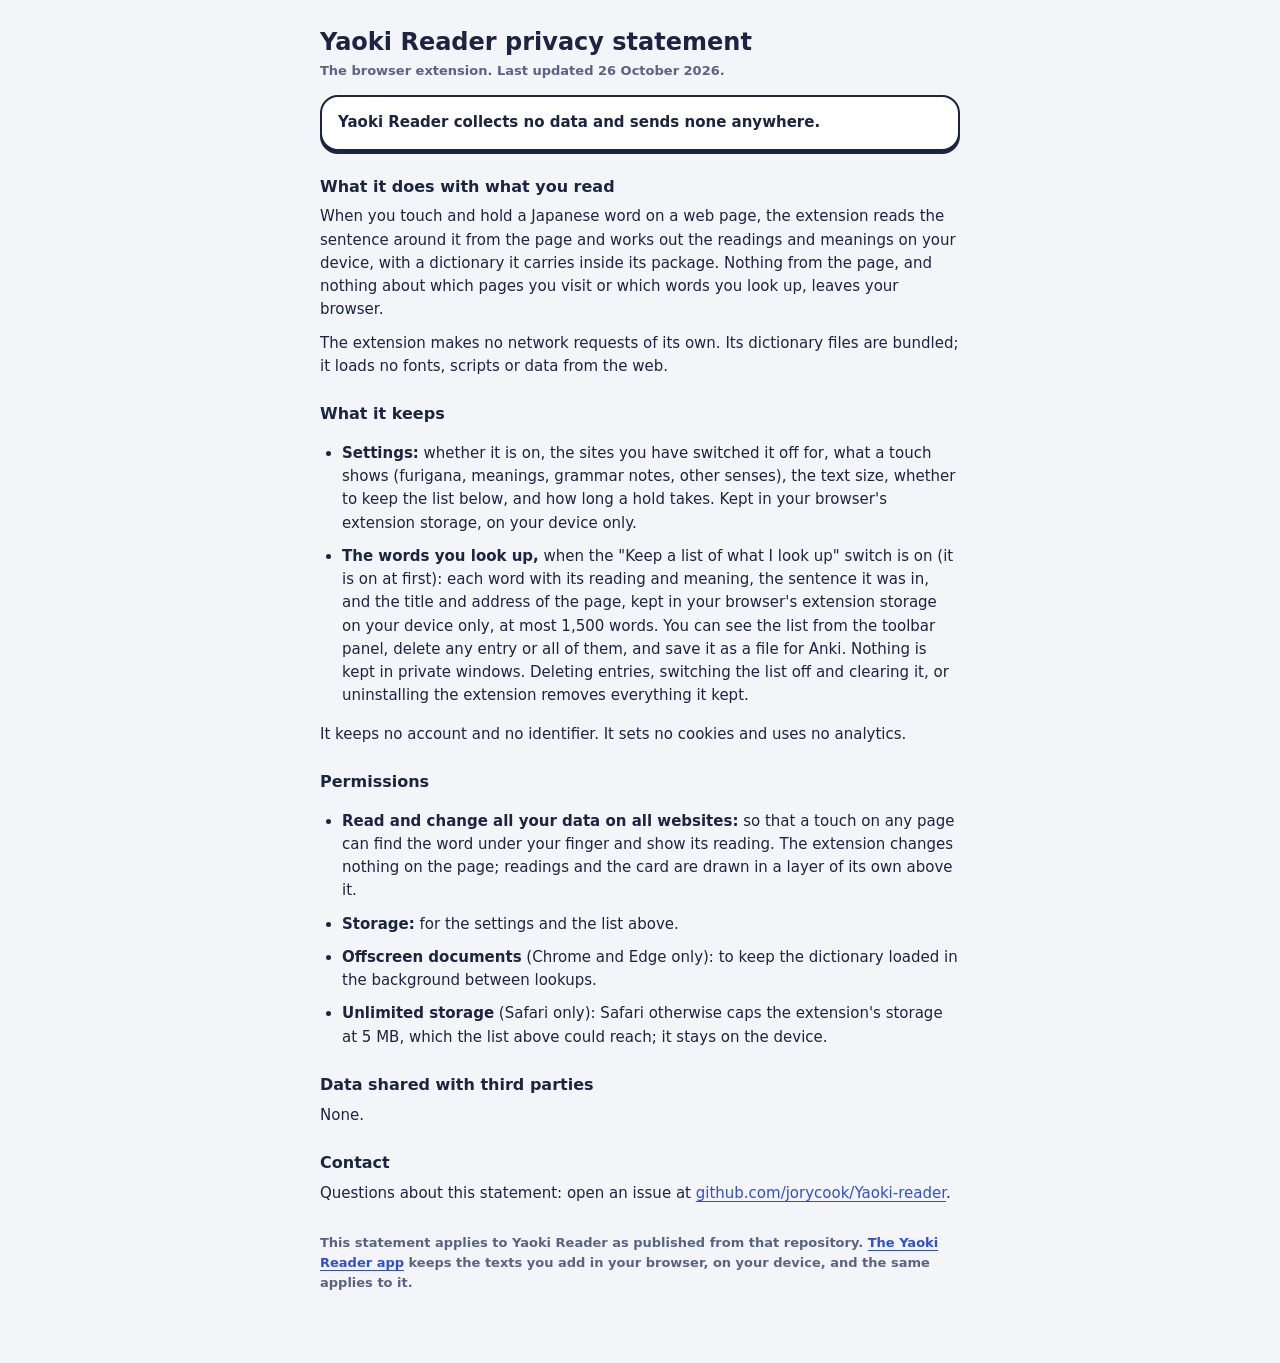
<file: docs/privacy.html>
<!doctype html>
<html lang="en">
<head>
<meta charset="utf-8">
<meta name="viewport" content="width=device-width, initial-scale=1">
<title>Yaoki Reader privacy statement</title>
<meta name="description" content="Yaoki Reader, the browser extension, collects no data and sends none anywhere.">
<link rel="icon" type="image/png" sizes="32x32" href="icons/favicon-32.png">
<style>
/* the same stationery as the reader (index.html), for one page of text */
:root { --ground: #F4F5F9; --card: #FFFFFF; --ink: #1B2440; --muted: #5A6382; --line: #DDE1EC; --outline: #1B2440; --accent-ink: #2F4FD0; --note: #FFF4D6;
  --ui: 'M PLUS Rounded 1c', 'Hiragino Maru Gothic ProN', 'Yu Gothic', system-ui, sans-serif; color-scheme: light; }
@media (prefers-color-scheme: dark) { :root { --ground: #12172A; --card: #1C233B; --ink: #E8EBF6; --muted: #A6AECA; --line: #2C3554; --outline: #7B86B4; --accent-ink: #A9B8FF; --note: #37301A; color-scheme: dark; } }
body { margin: 0; background: var(--ground); color: var(--ink); font-family: var(--ui); font-size: 15px; line-height: 1.55; font-weight: 500; }
main { max-width: 640px; margin: 0 auto; padding: 24px 16px 60px; }
h1 { font-size: 24px; font-weight: 800; margin: 0 0 4px; }
h1 small { display: block; font-size: 13px; font-weight: 700; color: var(--muted); }
h2 { font-size: 16px; font-weight: 800; margin: 24px 0 6px; }
p, li { margin: 0 0 10px; }
ul { padding-left: 22px; }
.card { padding: 14px 16px; border-radius: 18px; background: var(--card); border: 2px solid var(--outline); box-shadow: 0 3px 0 var(--outline); margin: 14px 0; font-weight: 700; }
a { color: var(--accent-ink); text-underline-offset: 3px; }
.foot { margin-top: 28px; font-size: 13px; color: var(--muted); font-weight: 700; }
</style>
</head>
<body>
<main>
  <h1>Yaoki Reader privacy statement <small>The browser extension. Last updated 26 October 2026.</small></h1>
  <div class="card">Yaoki Reader collects no data and sends none anywhere.</div>

  <h2>What it does with what you read</h2>
  <p>When you touch and hold a Japanese word on a web page, the extension reads the sentence around it from the page and works out the readings and meanings on your device, with a dictionary it carries inside its package. Nothing from the page, and nothing about which pages you visit or which words you look up, leaves your browser.</p>
  <p>The extension makes no network requests of its own. Its dictionary files are bundled; it loads no fonts, scripts or data from the web.</p>

  <h2>What it keeps</h2>
  <ul>
    <li><b>Settings:</b> whether it is on, the sites you have switched it off for, what a touch shows (furigana, meanings, grammar notes, other senses), the text size, whether to keep the list below, and how long a hold takes. Kept in your browser's extension storage, on your device only.</li>
    <li><b>The words you look up,</b> when the "Keep a list of what I look up" switch is on (it is on at first): each word with its reading and meaning, the sentence it was in, and the title and address of the page, kept in your browser's extension storage on your device only, at most 1,500 words. You can see the list from the toolbar panel, delete any entry or all of them, and save it as a file for Anki. Nothing is kept in private windows. Deleting entries, switching the list off and clearing it, or uninstalling the extension removes everything it kept.</li>
  </ul>
  <p>It keeps no account and no identifier. It sets no cookies and uses no analytics.</p>

  <h2>Permissions</h2>
  <ul>
    <li><b>Read and change all your data on all websites:</b> so that a touch on any page can find the word under your finger and show its reading. The extension changes nothing on the page; readings and the card are drawn in a layer of its own above it.</li>
    <li><b>Storage:</b> for the settings and the list above.</li>
    <li><b>Offscreen documents</b> (Chrome and Edge only): to keep the dictionary loaded in the background between lookups.</li>
    <li><b>Unlimited storage</b> (Safari only): Safari otherwise caps the extension's storage at 5 MB, which the list above could reach; it stays on the device.</li>
  </ul>

  <h2>Data shared with third parties</h2>
  <p>None.</p>

  <h2>Contact</h2>
  <p>Questions about this statement: open an issue at <a href="https://github.com/jorycook/Yaoki-reader">github.com/jorycook/Yaoki-reader</a>.</p>
  <p class="foot">This statement applies to Yaoki Reader as published from that repository. <a href="./">The Yaoki Reader app</a> keeps the texts you add in your browser, on your device, and the same applies to it.</p>
</main>
</body>
</html>
</file>
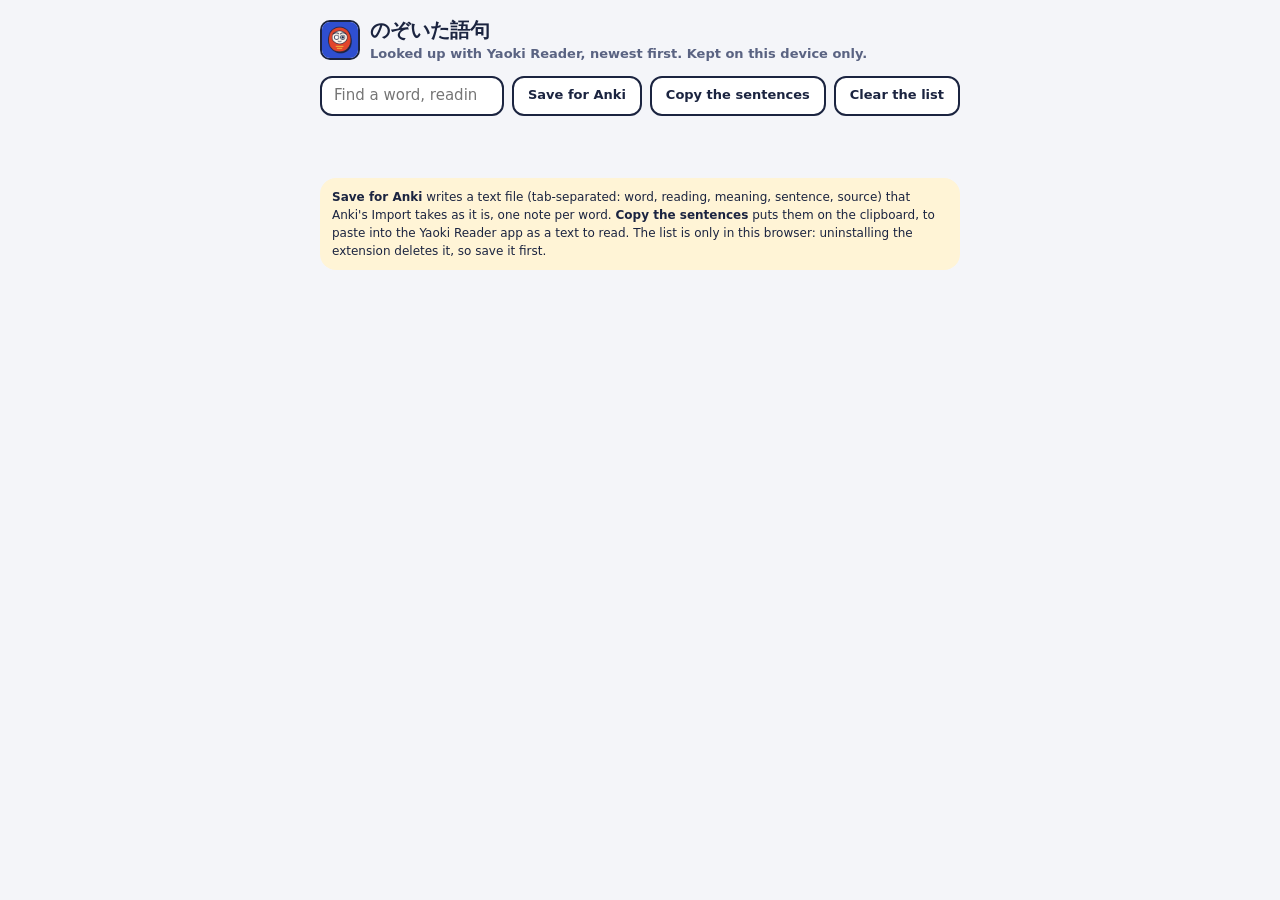
<file: extension/list.html>
<!doctype html>
<html lang="en">
<head>
<meta charset="utf-8">
<meta name="viewport" content="width=device-width, initial-scale=1">
<title>Looked up · Yaoki Reader</title>
<style>
/* The list of words looked up on web pages (のぞいた語句), in the reader's look. Everything here is on this device. */
:root {
  --ground: #F4F5F9; --card: #FFFFFF; --ink: #1B2440; --muted: #5A6382;
  --line: #DDE1EC; --line-strong: #C9D0E3; --outline: #1B2440; --hard: #1B2440;
  --accent: #2F4FD0; --accent-ink: #2F4FD0; --accent-soft: #E8ECFB; --on-accent: #FFFFFF;
  --mark: #FFE9B0; --note: #FFF4D6; --stamp: #C7361E;
  --ui: 'Hiragino Maru Gothic ProN', 'M PLUS Rounded 1c', 'Yu Gothic', 'Meiryo', system-ui, sans-serif;
  --jp: 'Hiragino Mincho ProN', 'Yu Mincho', 'Noto Serif JP', 'Noto Serif CJK JP', serif;
  color-scheme: light;
}
@media (prefers-color-scheme: dark) {
  :root {
    --ground: #12172A; --card: #1C233B; --ink: #E8EBF6; --muted: #A6AECA;
    --line: #2C3554; --line-strong: #3B466C; --outline: #7B86B4; --hard: #05070F;
    --accent: #4560E0; --accent-ink: #A9B8FF; --accent-soft: #262F58; --on-accent: #FFFFFF;
    --mark: #5E4B10; --note: #37301A; --stamp: #FF8D76;
    color-scheme: dark;
  }
}
html, body { margin: 0; }
body { background: var(--ground); color: var(--ink); font-family: var(--ui); font-size: 15px; line-height: 1.45; font-weight: 500; -webkit-text-size-adjust: 100%; }
button, input { font: inherit; color: inherit; }
button { cursor: pointer; }
:focus-visible { outline: 3px solid var(--accent-ink); outline-offset: 2px; }
main { max-width: 640px; margin: 0 auto; padding: 16px 16px 60px; display: flex; flex-direction: column; gap: 12px; }
.top { display: flex; align-items: center; gap: 10px; }
.top img { width: 36px; height: 36px; border-radius: 10px; border: 2px solid var(--outline); }
h1 { flex: 1; min-width: 0; margin: 0; font-size: 20px; font-weight: 800; }
h1 small { display: block; font-size: 13px; font-weight: 700; color: var(--muted); }
.tools { display: flex; flex-wrap: wrap; gap: 8px; align-items: center; }
.tools input { flex: 1 1 180px; min-width: 0; box-sizing: border-box; min-height: 40px; padding: 6px 12px; border-radius: 12px; border: 2px solid var(--outline); background: var(--card); font-size: 15px; }
.mini { min-height: 40px; padding: 0 14px; border-radius: 12px; border: 2px solid var(--outline); background: var(--card); font-size: 13px; font-weight: 800; }
.mini.danger { background: var(--stamp); border-color: var(--stamp); color: var(--ground); }
.hint { font-size: 13px; font-weight: 700; color: var(--muted); }
#list { list-style: none; margin: 0; padding: 0; display: flex; flex-direction: column; }
#list li { display: grid; grid-template-columns: 1fr auto; gap: 2px 10px; padding: 10px 2px; border-bottom: 2px solid var(--line); }
#list .head { display: flex; flex-wrap: wrap; align-items: baseline; gap: 2px 10px; }
#list .w { font-family: var(--jp); font-size: 20px; font-weight: 600; }
#list .r { font-size: 12px; font-weight: 700; color: var(--muted); }
#list .n { font-size: 11px; font-weight: 800; color: var(--accent-ink); padding: 1px 7px; border-radius: 9px; background: var(--accent-soft); }
#list .g { grid-column: 1; font-size: 13px; }
#list .s { grid-column: 1; font-family: var(--jp); font-size: 15px; line-height: 1.7; color: var(--ink); }
#list .s b { font-weight: 600; background: var(--mark); border-radius: 3px; padding: 0 1px; }
#list .src { grid-column: 1; font-size: 12px; font-weight: 700; color: var(--muted); display: flex; flex-wrap: wrap; gap: 2px 10px; }
#list .src a { color: var(--accent-ink); text-decoration: underline; text-underline-offset: 3px; max-width: 100%; overflow: hidden; text-overflow: ellipsis; white-space: nowrap; }
#list .x { grid-column: 2; grid-row: 1 / span 4; align-self: start; width: 36px; height: 36px; padding: 0; border-radius: 10px; border: 2px solid var(--line-strong); background: var(--card); font-size: 16px; font-weight: 800; color: var(--muted); }
.empty { padding: 12px 14px; border-radius: 14px; border: 2px dashed var(--line-strong); font-size: 13px; font-weight: 700; color: var(--muted); }
.confirm { padding: 12px 14px; border-radius: 18px; border: 2px dashed var(--stamp); display: flex; flex-wrap: wrap; align-items: center; gap: 10px; font-weight: 700; }
.confirm span { flex: 1 1 160px; }
.notebox { padding: 10px 12px; border-radius: 16px; background: var(--note); font-size: 12px; line-height: 1.5; }
.notebox b { font-weight: 800; }
#toast { position: fixed; z-index: 2; left: 50%; bottom: 24px; transform: translateX(-50%); max-width: calc(100% - 32px); padding: 10px 16px; border-radius: 14px; background: var(--ink); color: var(--ground); font-size: 13px; font-weight: 700; }
[hidden] { display: none !important; }
</style>
</head>
<body>
<main>
  <div class="top">
    <img src="icons/icon-48.png" alt="">
    <h1><span lang="ja">のぞいた語句</span> <small>Looked up with Yaoki Reader, newest first. Kept on this device only.</small></h1>
  </div>
  <div class="tools">
    <input type="search" id="filter" lang="ja" placeholder="Find a word, reading, meaning or sentence" aria-label="Find">
    <button class="mini" type="button" id="anki">Save for Anki</button>
    <button class="mini" type="button" id="copy">Copy the sentences</button>
    <button class="mini" type="button" id="clear">Clear the list</button>
  </div>
  <div class="confirm" id="confirm" hidden><span>Clear every word from the list? This cannot be undone.</span><button class="mini danger" type="button" id="clear-yes">Clear</button><button class="mini" type="button" id="clear-no">Keep</button></div>
  <p class="hint" id="count"></p>
  <ul id="list"></ul>
  <div class="empty" id="empty" hidden>Nothing yet. Touch a word on a Japanese page and hold it, and it is listed here with its sentence.</div>
  <div class="notebox"><b>Save for Anki</b> writes a text file (tab-separated: word, reading, meaning, sentence, source) that Anki's Import takes as it is, one note per word. <b>Copy the sentences</b> puts them on the clipboard, to paste into the Yaoki Reader app as a text to read. The list is only in this browser: uninstalling the extension deletes it, so save it first.</div>
</main>
<div id="toast" hidden></div>
<script src="list.js"></script>
</body>
</html>
</file>
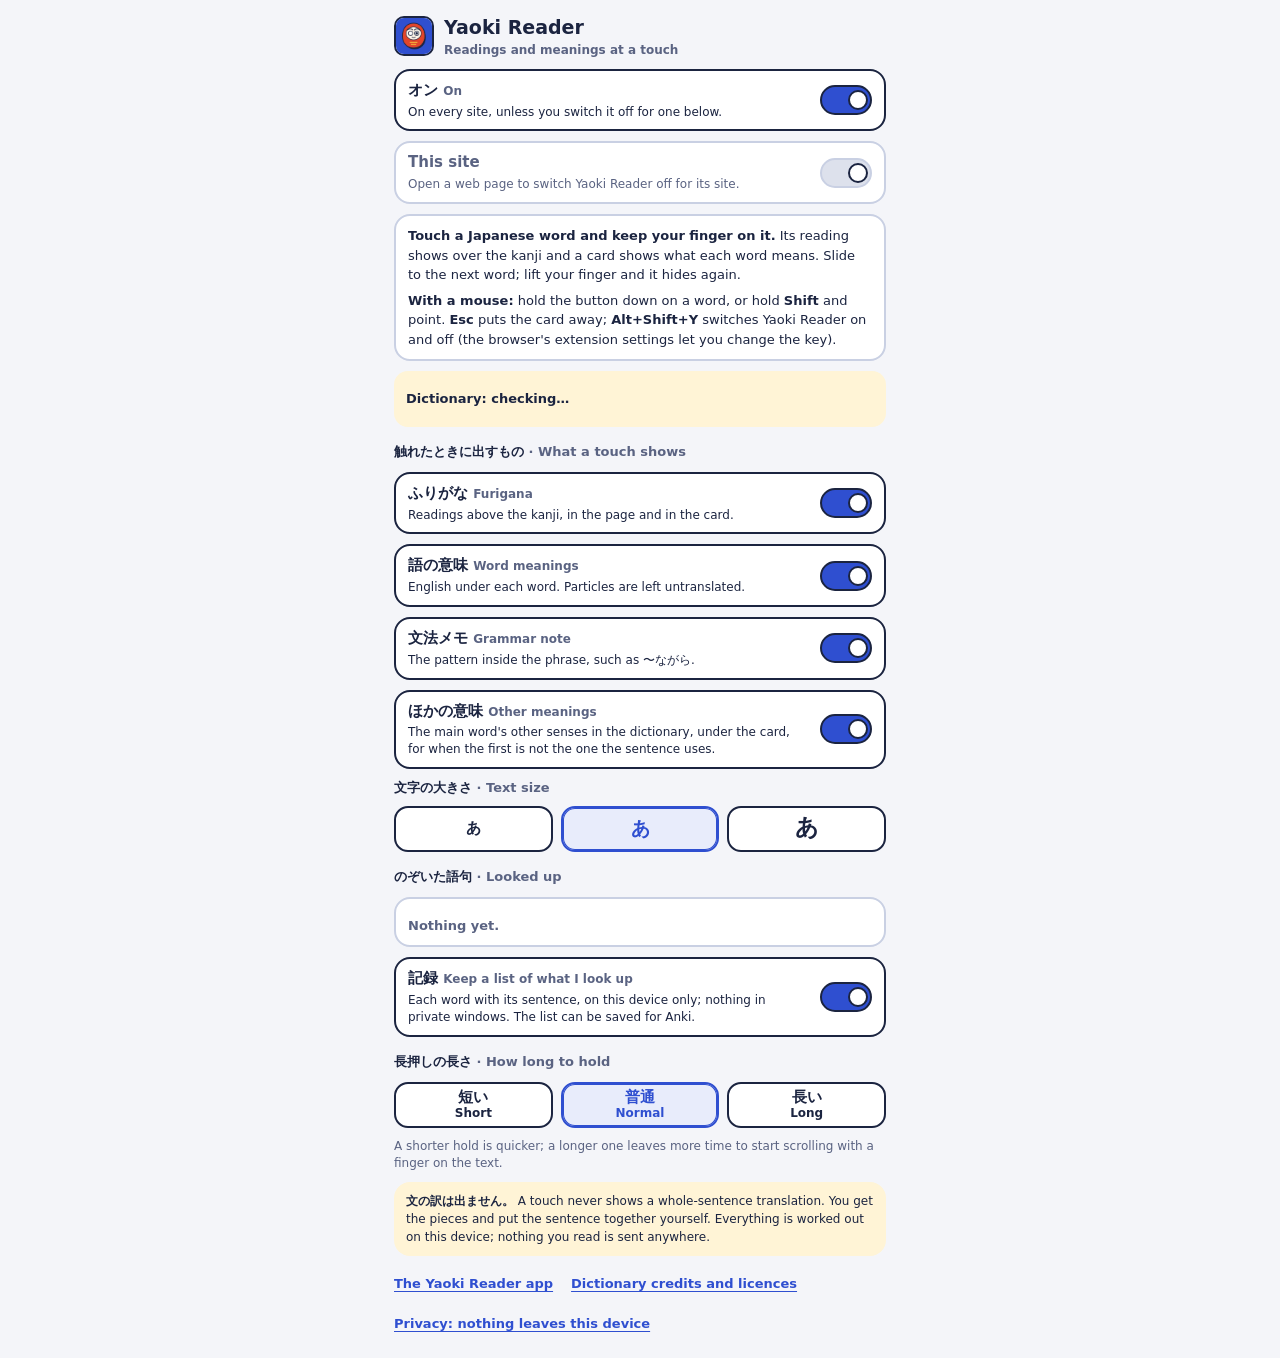
<file: extension/popup.html>
<!doctype html>
<html lang="en">
<head>
<meta charset="utf-8">
<meta name="viewport" content="width=device-width, initial-scale=1">
<title>Yaoki Reader</title>
<style>
/* The toolbar button's panel, in the reader's look: Yaoki stamp-card stationery, light and dark. */
:root {
  --ground: #F4F5F9; --card: #FFFFFF; --ink: #1B2440; --muted: #5A6382;
  --line: #DDE1EC; --line-strong: #C9D0E3; --outline: #1B2440; --hard: #1B2440;
  --accent: #2F4FD0; --accent-ink: #2F4FD0; --accent-soft: #E8ECFB; --on-accent: #FFFFFF;
  --note: #FFF4D6; --stamp: #C7361E;
  --ui: 'Hiragino Maru Gothic ProN', 'M PLUS Rounded 1c', 'Yu Gothic', 'Meiryo', system-ui, sans-serif;
  --jp: 'Hiragino Mincho ProN', 'Yu Mincho', 'Noto Serif JP', 'Noto Serif CJK JP', serif;
  color-scheme: light;
}
@media (prefers-color-scheme: dark) {
  :root {
    --ground: #12172A; --card: #1C233B; --ink: #E8EBF6; --muted: #A6AECA;
    --line: #2C3554; --line-strong: #3B466C; --outline: #7B86B4; --hard: #05070F;
    --accent: #4560E0; --accent-ink: #A9B8FF; --accent-soft: #262F58; --on-accent: #FFFFFF;
    --note: #37301A; --stamp: #FF8D76;
    color-scheme: dark;
  }
}
html, body { margin: 0; }
body { min-width: 320px; max-width: 520px; margin: 0 auto; background: var(--ground); color: var(--ink); font-family: var(--ui); font-size: 15px; line-height: 1.45; font-weight: 500; -webkit-text-size-adjust: 100%; }
button { font: inherit; color: inherit; cursor: pointer; }
:focus-visible { outline: 3px solid var(--accent-ink); outline-offset: 2px; }
main { display: flex; flex-direction: column; gap: 10px; padding: 14px 14px 16px; }
.top { display: flex; align-items: center; gap: 10px; }
.top img { width: 36px; height: 36px; border-radius: 10px; border: 2px solid var(--outline); }
.brand { flex: 1; min-width: 0; font-size: 19px; font-weight: 800; }
.brand small { display: block; font-size: 12px; font-weight: 700; color: var(--muted); }
h2 { margin: 6px 0 0; font-size: 13px; font-weight: 800; color: var(--muted); }
h2 [lang="ja"] { color: var(--ink); }
.switch { width: 100%; min-height: 58px; padding: 9px 12px; border-radius: 16px; background: var(--card); border: 2px solid var(--outline); display: flex; align-items: center; gap: 12px; text-align: left; }
.switch[disabled] { border-color: var(--line-strong); cursor: default; }
.switch[disabled] .txt { color: var(--muted); }
.switch .txt { flex: 1; min-width: 0; display: flex; flex-direction: column; gap: 2px; }
.switch .nm { font-size: 15px; font-weight: 800; overflow-wrap: anywhere; }
.switch .nm small { font-size: 12px; font-weight: 700; color: var(--muted); }
.switch .ds { font-size: 12px; line-height: 1.4; }
.knob { flex-shrink: 0; width: 52px; height: 30px; box-sizing: border-box; padding: 0 2px; border-radius: 15px; border: 2px solid var(--outline); background: var(--line); display: flex; align-items: center; justify-content: flex-start; }
.knob i { width: 20px; height: 20px; box-sizing: border-box; border-radius: 50%; background: #FFFFFF; border: 2px solid var(--outline); }
.switch[aria-checked="true"] .knob { background: var(--accent); justify-content: flex-end; }
.switch[disabled] .knob { border-color: var(--line-strong); background: var(--line); }
.how { padding: 10px 12px; border-radius: 16px; background: var(--card); border: 2px solid var(--line-strong); font-size: 13px; line-height: 1.5; }
.how b { font-weight: 800; }
.how p { margin: 0; }
.how p + p { margin-top: 6px; }
.seg { display: flex; gap: 8px; }
.seg button { flex: 1; min-height: 46px; padding: 4px 6px; border-radius: 14px; border: 2px solid var(--outline); background: var(--card); font-size: 12px; font-weight: 800; line-height: 1.25; }
.seg button span { display: block; font-family: var(--jp); font-size: 15px; font-weight: 600; }
.field { display: flex; flex-direction: column; gap: 8px; }
#size-0 span, #size-1 span, #size-2 span { font-size: inherit; }
.seg button[aria-pressed="true"] { background: var(--accent-soft); border-color: var(--accent-ink); box-shadow: inset 0 0 0 1px var(--accent-ink); color: var(--accent-ink); }
.state { display: flex; align-items: center; gap: 10px; min-height: 40px; padding: 8px 12px; border-radius: 14px; background: var(--note); font-size: 13px; font-weight: 700; }
.state .track { flex: 0 0 90px; height: 10px; border-radius: 5px; background: var(--line); overflow: hidden; }
.state .track i { display: block; width: 0%; height: 100%; border-radius: 0 5px 5px 0; background: var(--accent); }
.state.problem { background: none; border: 2px solid var(--stamp); }
.notebox { padding: 10px 12px; border-radius: 16px; background: var(--note); font-size: 12px; line-height: 1.5; }
.notebox b { font-weight: 800; }
.looked { padding: 10px 12px; border-radius: 16px; background: var(--card); border: 2px solid var(--line-strong); display: flex; flex-direction: column; gap: 8px; }
.looked ul { list-style: none; margin: 0; padding: 0; display: flex; flex-wrap: wrap; gap: 4px 14px; }
.looked li { display: flex; align-items: baseline; gap: 5px; }
.looked .w { font-family: var(--jp); font-size: 17px; font-weight: 600; }
.looked .r { font-size: 11px; font-weight: 700; color: var(--muted); }
.looked .row { display: flex; align-items: center; justify-content: space-between; gap: 10px; }
.looked .n { font-size: 13px; font-weight: 700; color: var(--muted); }
.mini { min-height: 36px; padding: 0 12px; border-radius: 12px; border: 2px solid var(--outline); background: var(--card); font-size: 13px; font-weight: 800; }
.foot { display: flex; flex-wrap: wrap; gap: 4px 18px; }
.foot a { display: inline-flex; align-items: center; min-height: 36px; color: var(--accent-ink); font-size: 13px; font-weight: 800; text-decoration: underline; text-underline-offset: 3px; }
[hidden] { display: none !important; }
</style>
</head>
<body>
<main>
  <div class="top">
    <img src="icons/icon-48.png" alt="">
    <div class="brand">Yaoki Reader <small>Readings and meanings at a touch</small></div>
  </div>

  <button class="switch" type="button" role="switch" id="sw-on" aria-checked="true" aria-labelledby="sw-on-nm" aria-describedby="sw-on-ds"><span class="txt"><span class="nm" id="sw-on-nm"><span lang="ja">オン</span> <small>On</small></span><span class="ds" id="sw-on-ds">On every site, unless you switch it off for one below.</span></span><span class="knob" aria-hidden="true"><i></i></span></button>
  <button class="switch" type="button" role="switch" id="sw-site" aria-checked="true" disabled aria-labelledby="site-name" aria-describedby="site-ds"><span class="txt"><span class="nm" id="site-name">This site</span><span class="ds" id="site-ds">Open a web page to switch Yaoki Reader off for its site.</span></span><span class="knob" aria-hidden="true"><i></i></span></button>

  <div class="how">
    <p><b>Touch a Japanese word and keep your finger on it.</b> Its reading shows over the kanji and a card shows what each word means. Slide to the next word; lift your finger and it hides again.</p>
    <p><b>With a mouse:</b> hold the button down on a word, or hold <b>Shift</b> and point. <b>Esc</b> puts the card away; <b>Alt+Shift+Y</b> switches Yaoki Reader on and off (the browser's extension settings let you change the key).</p>
  </div>

  <div class="state" id="state"><span id="state-text" role="status">Dictionary: checking…</span><span class="track" id="state-track" hidden><i id="state-bar"></i></span></div>

  <h2><span lang="ja">触れたときに出すもの</span> · What a touch shows</h2>
  <button class="switch" type="button" role="switch" id="sw-furigana" aria-checked="true" aria-labelledby="sw-furigana-nm" aria-describedby="sw-furigana-ds"><span class="txt"><span class="nm" id="sw-furigana-nm"><span lang="ja">ふりがな</span> <small>Furigana</small></span><span class="ds" id="sw-furigana-ds">Readings above the kanji, in the page and in the card.</span></span><span class="knob" aria-hidden="true"><i></i></span></button>
  <button class="switch" type="button" role="switch" id="sw-meanings" aria-checked="true" aria-labelledby="sw-meanings-nm" aria-describedby="sw-meanings-ds"><span class="txt"><span class="nm" id="sw-meanings-nm"><span lang="ja">語の意味</span> <small>Word meanings</small></span><span class="ds" id="sw-meanings-ds">English under each word. Particles are left untranslated.</span></span><span class="knob" aria-hidden="true"><i></i></span></button>
  <button class="switch" type="button" role="switch" id="sw-grammar" aria-checked="true" aria-labelledby="sw-grammar-nm" aria-describedby="sw-grammar-ds"><span class="txt"><span class="nm" id="sw-grammar-nm"><span lang="ja">文法メモ</span> <small>Grammar note</small></span><span class="ds" id="sw-grammar-ds">The pattern inside the phrase, such as 〜ながら.</span></span><span class="knob" aria-hidden="true"><i></i></span></button>
  <button class="switch" type="button" role="switch" id="sw-more" aria-checked="true" aria-labelledby="sw-more-nm" aria-describedby="sw-more-ds"><span class="txt"><span class="nm" id="sw-more-nm"><span lang="ja">ほかの意味</span> <small>Other meanings</small></span><span class="ds" id="sw-more-ds">The main word's other senses in the dictionary, under the card, for when the first is not the one the sentence uses.</span></span><span class="knob" aria-hidden="true"><i></i></span></button>
  <div class="field">
    <h2 id="size-h" style="margin:0"><span lang="ja">文字の大きさ</span> · Text size</h2>
    <div class="seg" role="group" aria-labelledby="size-h">
      <button type="button" id="size-0" aria-pressed="false" style="font-size:15px" aria-label="Small"><span lang="ja">あ</span></button>
      <button type="button" id="size-1" aria-pressed="true" style="font-size:19px" aria-label="Normal"><span lang="ja">あ</span></button>
      <button type="button" id="size-2" aria-pressed="false" style="font-size:23px" aria-label="Large"><span lang="ja">あ</span></button>
    </div>
  </div>

  <h2><span lang="ja">のぞいた語句</span> · Looked up</h2>
  <div class="looked">
    <ul id="looked-recent"></ul>
    <div class="row"><span id="looked-n" class="n">Nothing yet.</span><button class="mini" type="button" id="open-list" hidden>Open the list</button></div>
  </div>
  <button class="switch" type="button" role="switch" id="sw-keep" aria-checked="true" aria-labelledby="sw-keep-nm" aria-describedby="sw-keep-ds"><span class="txt"><span class="nm" id="sw-keep-nm"><span lang="ja">記録</span> <small>Keep a list of what I look up</small></span><span class="ds" id="sw-keep-ds">Each word with its sentence, on this device only; nothing in private windows. The list can be saved for Anki.</span></span><span class="knob" aria-hidden="true"><i></i></span></button>

  <h2 id="hold-h"><span lang="ja">長押しの長さ</span> · How long to hold</h2>
  <div class="seg" role="group" aria-labelledby="hold-h">
    <button type="button" id="hold-0" aria-pressed="false"><span lang="ja">短い</span>Short</button>
    <button type="button" id="hold-1" aria-pressed="true"><span lang="ja">普通</span>Normal</button>
    <button type="button" id="hold-2" aria-pressed="false"><span lang="ja">長い</span>Long</button>
  </div>
  <p class="ds" style="margin:0;font-size:12px;color:var(--muted)">A shorter hold is quicker; a longer one leaves more time to start scrolling with a finger on the text.</p>

  <div class="notebox"><b lang="ja">文の訳は出ません。</b> A touch never shows a whole-sentence translation. You get the pieces and put the sentence together yourself. Everything is worked out on this device; nothing you read is sent anywhere.</div>

  <div class="foot">
    <a href="https://jorycook.github.io/Yaoki-reader/" target="_blank" rel="noopener">The Yaoki Reader app</a>
    <a href="licenses.txt" target="_blank" rel="noopener">Dictionary credits and licences</a>
    <a href="https://jorycook.github.io/Yaoki-reader/privacy.html" target="_blank" rel="noopener">Privacy: nothing leaves this device</a>
  </div>
</main>
<script src="popup.js"></script>
</body>
</html>
</file>
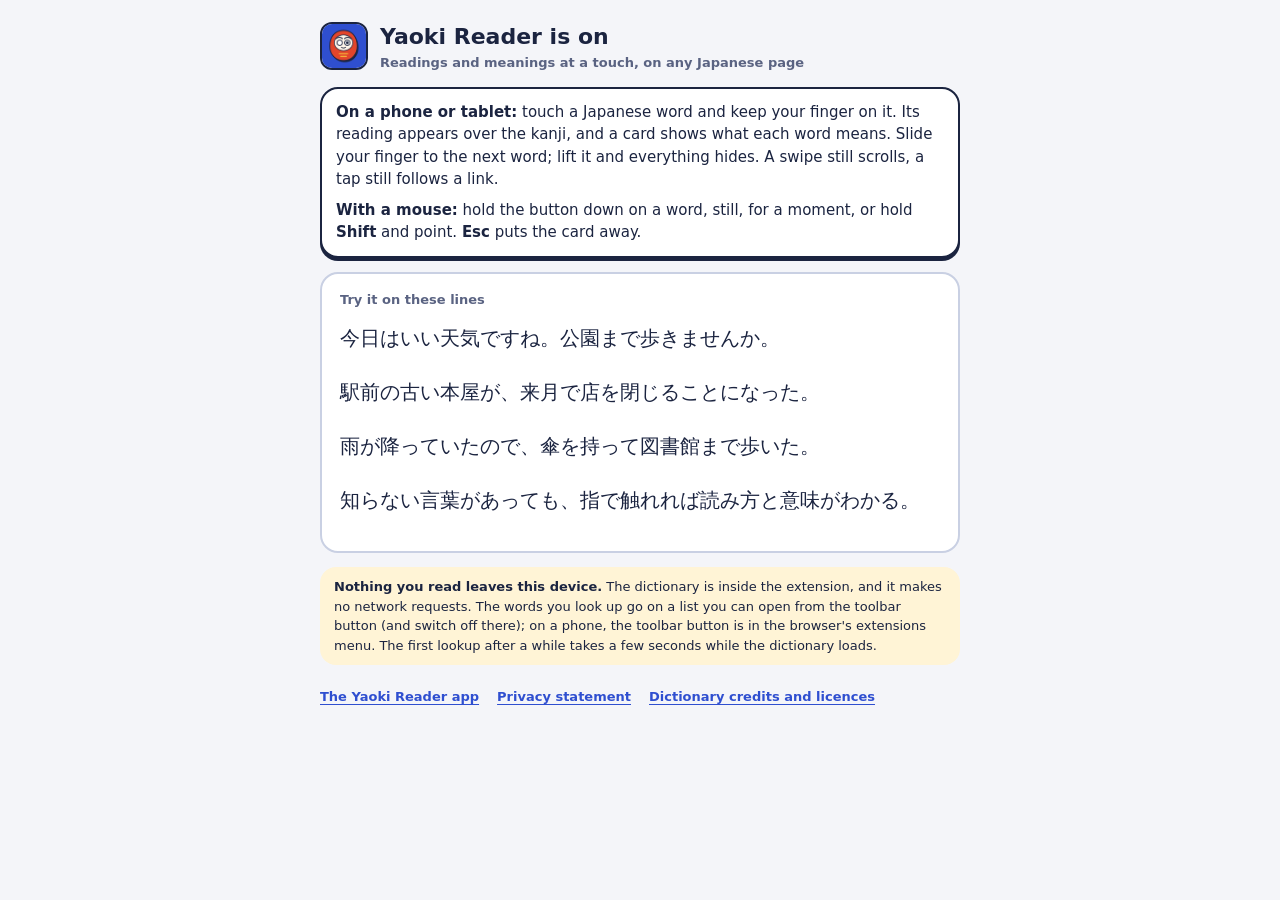
<file: extension/welcome.html>
<!doctype html>
<html lang="en">
<head>
<meta charset="utf-8">
<meta name="viewport" content="width=device-width, initial-scale=1">
<title>Yaoki Reader is on · try it here</title>
<style>
/* Opened once, when the extension is installed: what the gesture is, and a few lines to try it on. The reader's
   stationery. Everything here is on this device. */
:root {
  --ground: #F4F5F9; --card: #FFFFFF; --ink: #1B2440; --muted: #5A6382;
  --line: #DDE1EC; --line-strong: #C9D0E3; --outline: #1B2440; --hard: #1B2440;
  --accent: #2F4FD0; --accent-ink: #2F4FD0; --accent-soft: #E8ECFB; --note: #FFF4D6;
  --ui: 'Hiragino Maru Gothic ProN', 'M PLUS Rounded 1c', 'Yu Gothic', 'Meiryo', system-ui, sans-serif;
  --jp: 'Hiragino Mincho ProN', 'Yu Mincho', 'Noto Serif JP', 'Noto Serif CJK JP', serif;
  color-scheme: light;
}
@media (prefers-color-scheme: dark) {
  :root {
    --ground: #12172A; --card: #1C233B; --ink: #E8EBF6; --muted: #A6AECA;
    --line: #2C3554; --line-strong: #3B466C; --outline: #7B86B4; --hard: #05070F;
    --accent: #4560E0; --accent-ink: #A9B8FF; --accent-soft: #262F58; --note: #37301A;
    color-scheme: dark;
  }
}
html, body { margin: 0; }
body { background: var(--ground); color: var(--ink); font-family: var(--ui); font-size: 15px; line-height: 1.5; font-weight: 500; -webkit-text-size-adjust: 100%; }
main { max-width: 640px; margin: 0 auto; padding: 20px 16px 60px; display: flex; flex-direction: column; gap: 14px; }
.top { display: flex; align-items: center; gap: 12px; }
.top img { width: 44px; height: 44px; border-radius: 12px; border: 2px solid var(--outline); }
h1 { flex: 1; min-width: 0; margin: 0; font-size: 22px; font-weight: 800; }
h1 small { display: block; font-size: 13px; font-weight: 700; color: var(--muted); }
.how { padding: 12px 14px; border-radius: 18px; background: var(--card); border: 2px solid var(--outline); box-shadow: 0 3px 0 var(--hard); display: flex; flex-direction: column; gap: 8px; }
.how p { margin: 0; }
.how b { font-weight: 800; }
.try { padding: 16px 18px 18px; border-radius: 18px; background: var(--card); border: 2px solid var(--line-strong); }
.try h2 { margin: 0 0 8px; font-size: 13px; font-weight: 800; color: var(--muted); }
.try p { margin: 0 0 0.6em; font-family: var(--jp); font-size: 20px; line-height: 2.1; font-weight: 500; }
.note { padding: 10px 14px; border-radius: 16px; background: var(--note); font-size: 13px; line-height: 1.5; }
.note b { font-weight: 800; }
.foot { display: flex; flex-wrap: wrap; gap: 4px 18px; }
.foot a { display: inline-flex; align-items: center; min-height: 36px; color: var(--accent-ink); font-size: 13px; font-weight: 800; text-decoration: underline; text-underline-offset: 3px; }
</style>
</head>
<body>
<main>
  <div class="top">
    <img src="icons/icon-48.png" alt="">
    <h1>Yaoki Reader is on <small>Readings and meanings at a touch, on any Japanese page</small></h1>
  </div>

  <div class="how">
    <p><b>On a phone or tablet:</b> touch a Japanese word and keep your finger on it. Its reading appears over the kanji, and a card shows what each word means. Slide your finger to the next word; lift it and everything hides. A swipe still scrolls, a tap still follows a link.</p>
    <p><b>With a mouse:</b> hold the button down on a word, still, for a moment, or hold <b>Shift</b> and point. <b>Esc</b> puts the card away.</p>
  </div>

  <div class="try" lang="ja">
    <h2 lang="en">Try it on these lines</h2>
    <p>今日はいい天気ですね。公園まで歩きませんか。</p>
    <p>駅前の古い本屋が、来月で店を閉じることになった。</p>
    <p>雨が降っていたので、傘を持って図書館まで歩いた。</p>
    <p>知らない言葉があっても、指で触れれば読み方と意味がわかる。</p>
  </div>

  <div class="note"><b>Nothing you read leaves this device.</b> The dictionary is inside the extension, and it makes no network requests. The words you look up go on a list you can open from the toolbar button (and switch off there); on a phone, the toolbar button is in the browser's extensions menu. The first lookup after a while takes a few seconds while the dictionary loads.</div>

  <div class="foot">
    <a href="https://jorycook.github.io/Yaoki-reader/" target="_blank" rel="noopener">The Yaoki Reader app</a>
    <a href="https://jorycook.github.io/Yaoki-reader/privacy.html" target="_blank" rel="noopener">Privacy statement</a>
    <a href="licenses.txt" target="_blank" rel="noopener">Dictionary credits and licences</a>
  </div>
</main>
</body>
</html>
</file>
